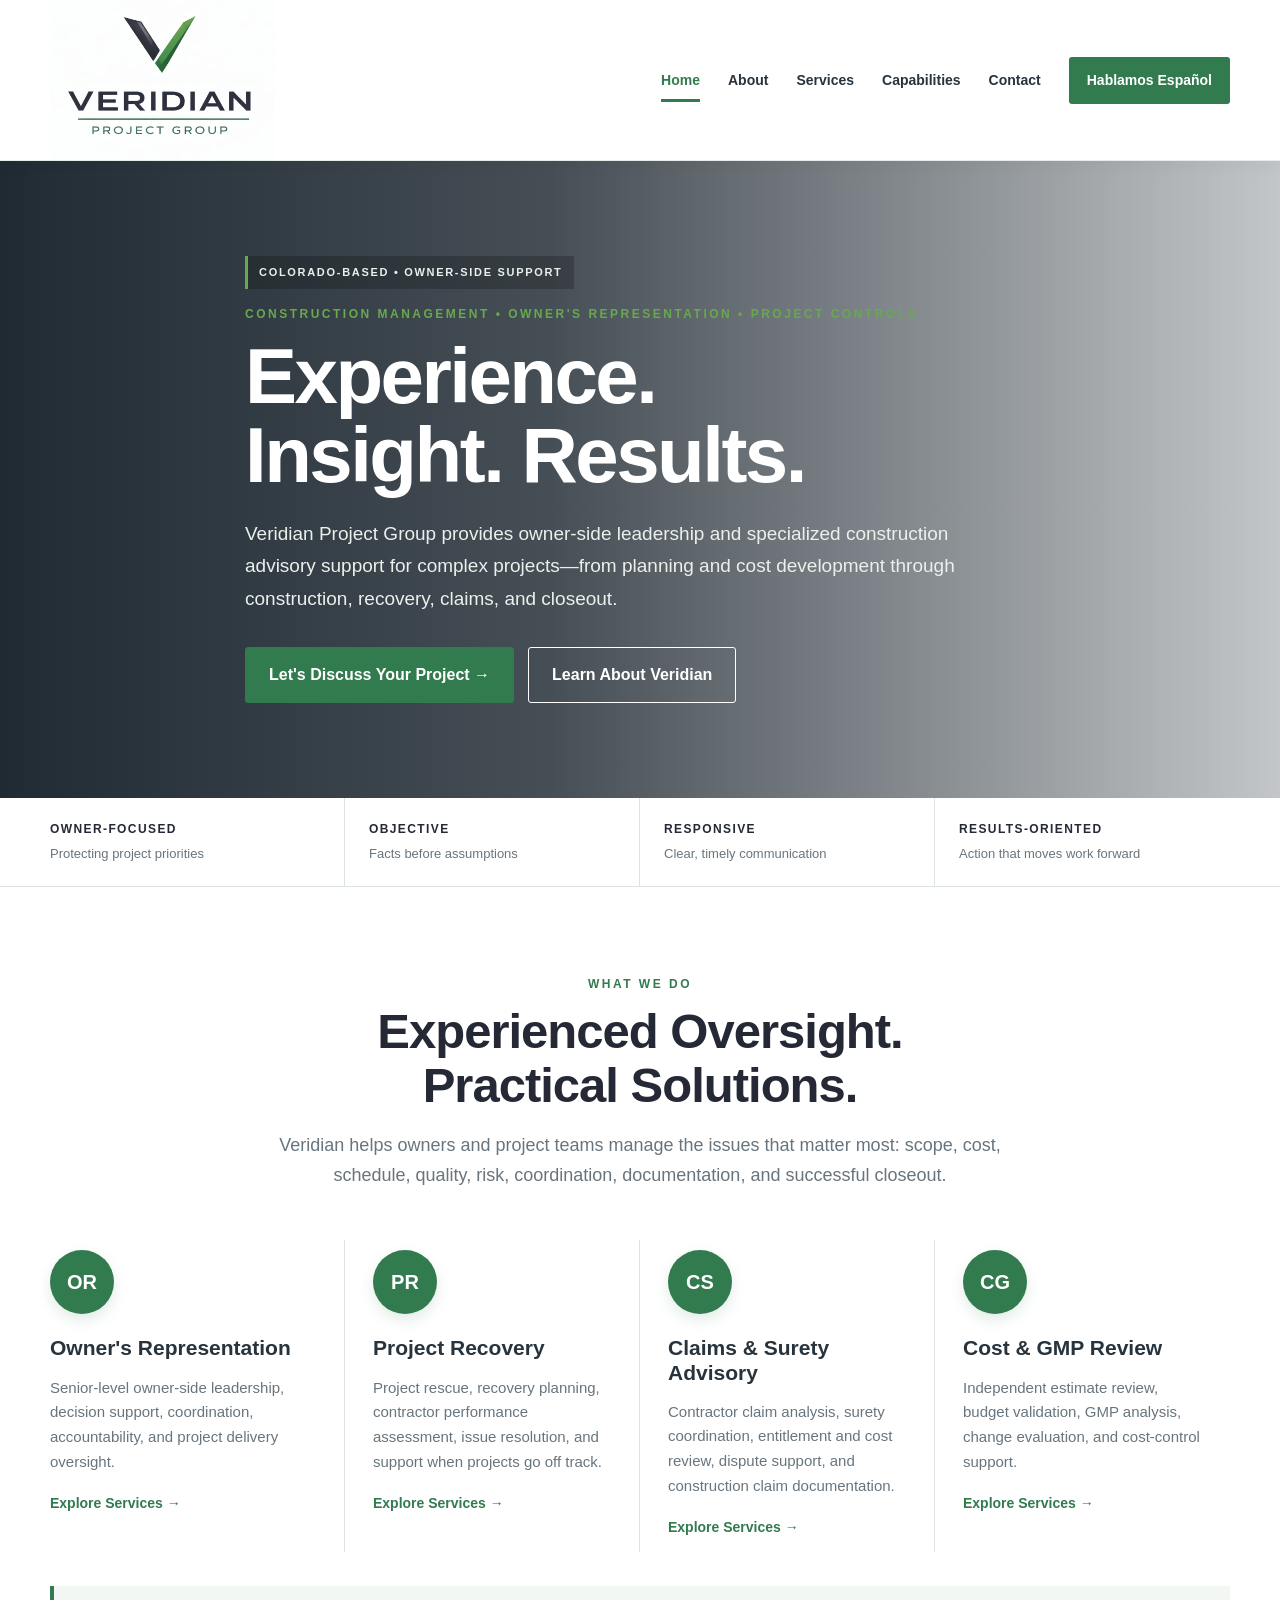
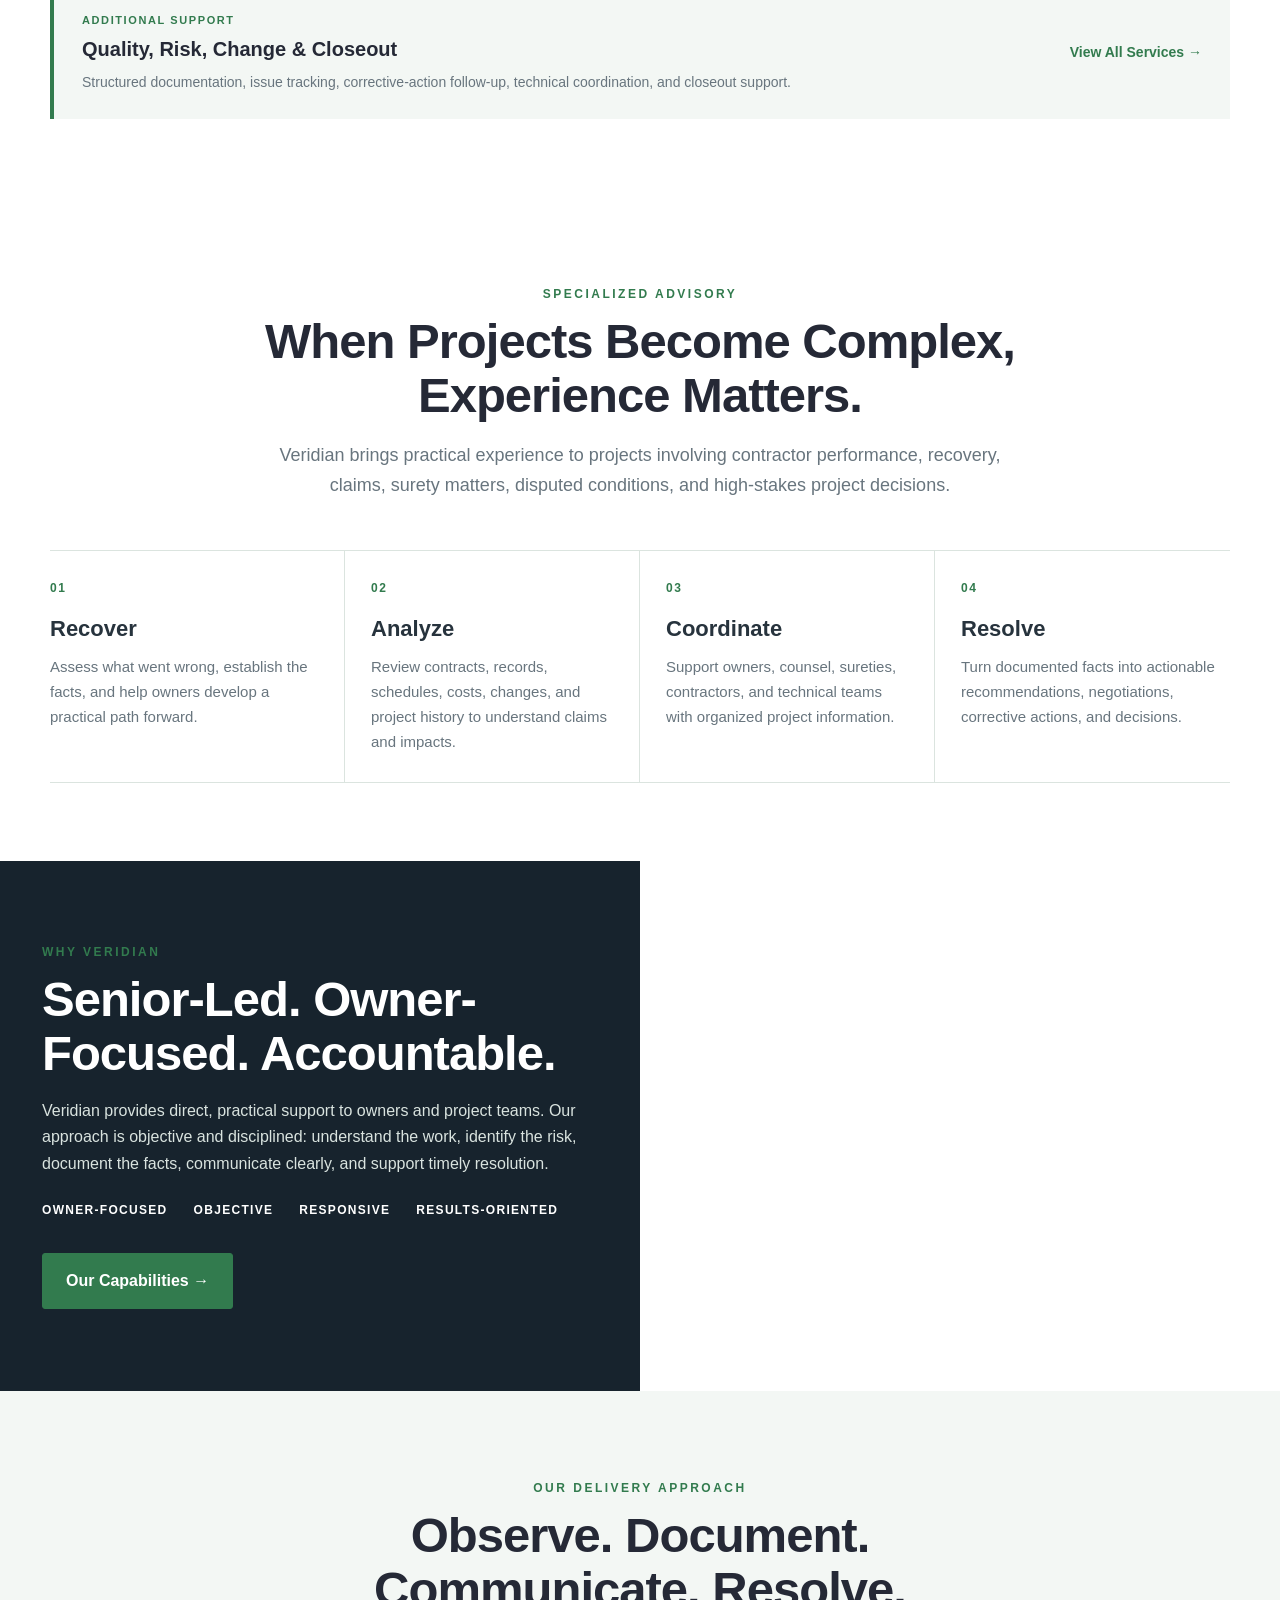
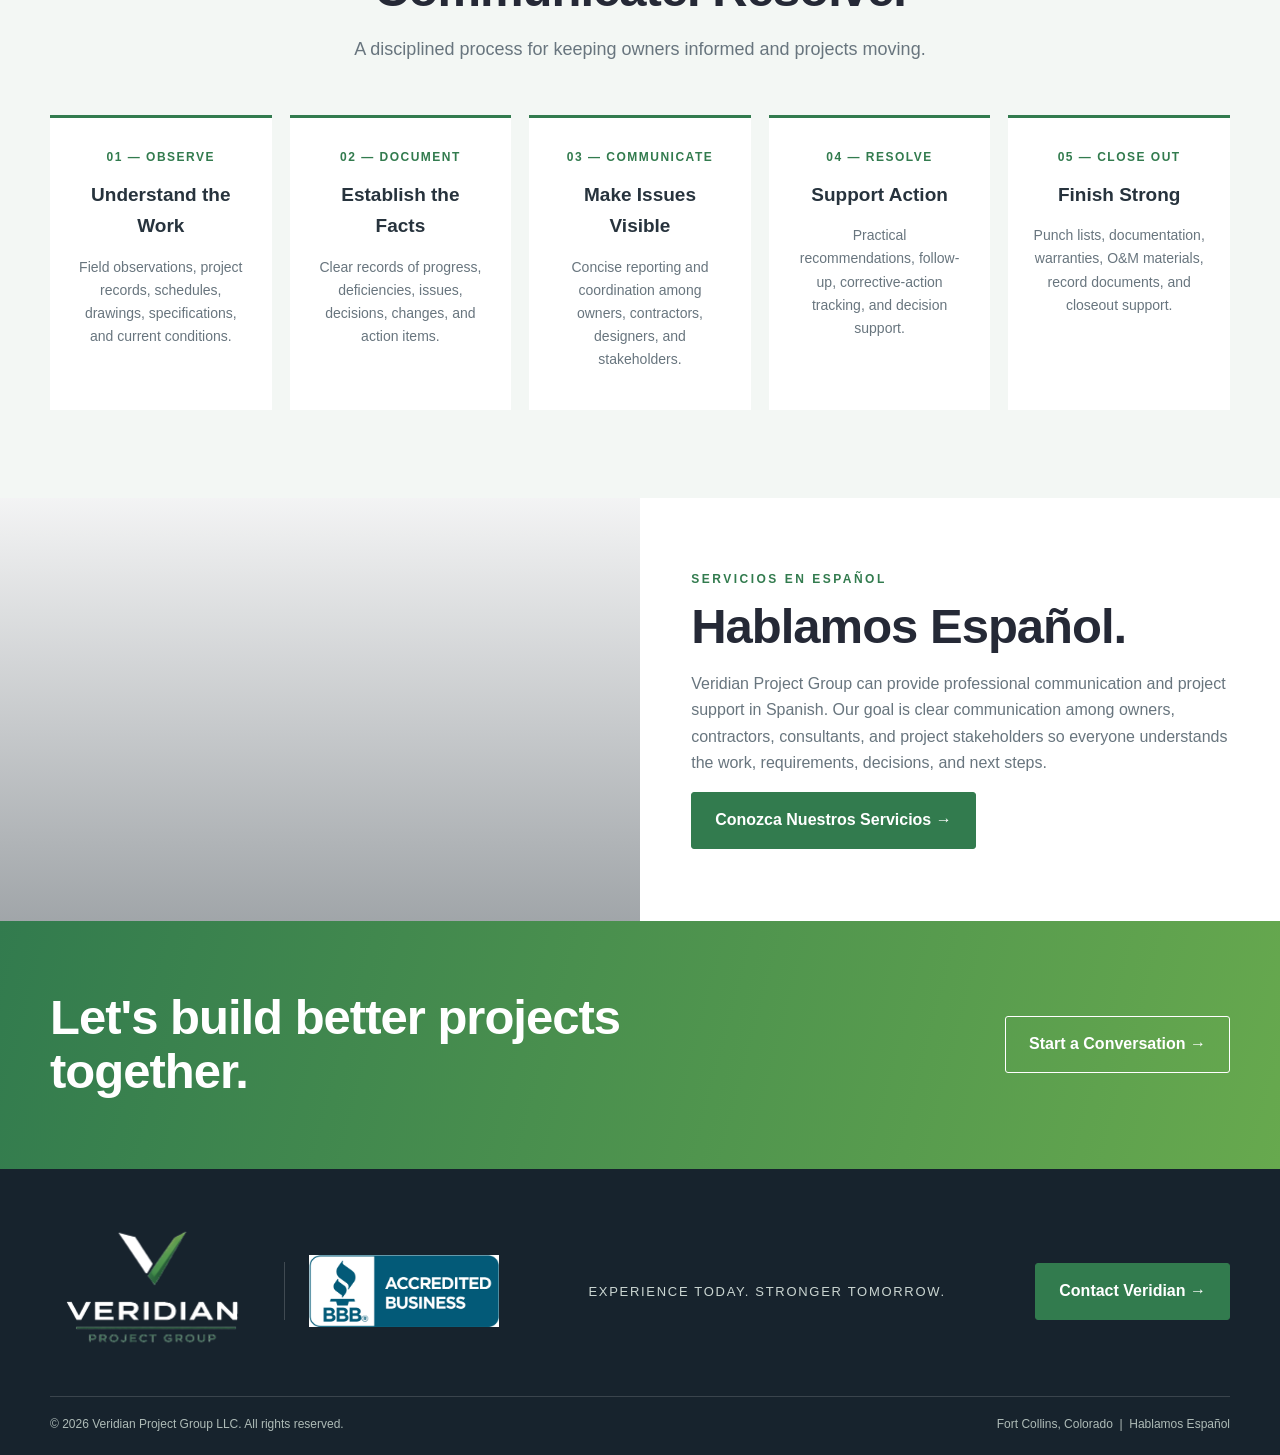
<file: index.html>
<!doctype html><html lang="en"><head><meta charset="utf-8"><meta name="viewport" content="width=device-width,initial-scale=1"><title>Veridian Project Group | Construction Management & Project Controls</title><meta name="description" content="Veridian Project Group provides owner-side construction management, project controls, cost estimating, scheduling, and technical consulting."><link rel="icon" href="assets/veridian-logo.png"><link rel="stylesheet" href="styles.css"></head><body>
<header class="header"><div class="container nav"><a class="brand" href="index.html"><img class="logo" src="assets/veridian-logo.png" alt="Veridian Project Group"></a><nav class="navlinks" aria-label="Primary navigation"><a class="active" href="index.html">Home</a><a href="about.html">About</a><a href="services.html">Services</a><a href="experience.html">Capabilities</a><a href="contact.html">Contact</a><a class="spanish-btn" href="spanish.html">Hablamos Español</a></nav><button class="mobile" type="button" aria-label="Open menu" aria-expanded="false" aria-controls="mobile-menu">☰</button></div><div id="mobile-menu" class="mobile-menu"><div class="container"><a class="active" href="index.html">Home</a><a href="about.html">About</a><a href="services.html">Services</a><a href="experience.html">Capabilities</a><a href="contact.html">Contact</a><a class="spanish-btn" href="spanish.html">Hablamos Español</a></div></div></header>
<main>
<section class="hero"><div class="container hero-copy"><div class="hero-badge">COLORADO-BASED • OWNER-SIDE SUPPORT</div><div class="eyebrow">Construction Management • Owner's Representation • Project Controls</div><h1>Experience.<br>Insight. Results.</h1><p>Veridian Project Group provides owner-side leadership and specialized construction advisory support for complex projects—from planning and cost development through construction, recovery, claims, and closeout.</p><div class="buttons"><a class="btn green" href="contact.html">Let's Discuss Your Project →</a><a class="btn light" href="about.html">Learn About Veridian</a></div></div></section>
<section class="trust-row"><div class="container"><div class="trust-item"><strong>OWNER-FOCUSED</strong><span>Protecting project priorities</span></div><div class="trust-item"><strong>OBJECTIVE</strong><span>Facts before assumptions</span></div><div class="trust-item"><strong>RESPONSIVE</strong><span>Clear, timely communication</span></div><div class="trust-item"><strong>RESULTS-ORIENTED</strong><span>Action that moves work forward</span></div></div></section>
<section class="section"><div class="container center"><div class="section-head"><div class="kicker">What We Do</div><h2>Experienced Oversight.<br>Practical Solutions.</h2><p class="lead">Veridian helps owners and project teams manage the issues that matter most: scope, cost, schedule, quality, risk, coordination, documentation, and successful closeout.</p></div><div class="services">
<div class="service"><div class="service-icon">OR</div><h3>Owner's Representation</h3><p>Senior-level owner-side leadership, decision support, coordination, accountability, and project delivery oversight.</p><a class="learn" href="services.html">Explore Services →</a></div>
<div class="service"><div class="service-icon">PR</div><h3>Project Recovery</h3><p>Project rescue, recovery planning, contractor performance assessment, issue resolution, and support when projects go off track.</p><a class="learn" href="services.html">Explore Services →</a></div>
<div class="service"><div class="service-icon">CS</div><h3>Claims &amp; Surety Advisory</h3><p>Contractor claim analysis, surety coordination, entitlement and cost review, dispute support, and construction claim documentation.</p><a class="learn" href="services.html">Explore Services →</a></div>
<div class="service"><div class="service-icon">CG</div><h3>Cost &amp; GMP Review</h3><p>Independent estimate review, budget validation, GMP analysis, change evaluation, and cost-control support.</p><a class="learn" href="services.html">Explore Services →</a></div>
</div><div class="service-note"><div><span class="service-note-label">Additional support</span><strong>Quality, Risk, Change &amp; Closeout</strong><p>Structured documentation, issue tracking, corrective-action follow-up, technical coordination, and closeout support.</p></div><a class="learn" href="services.html">View All Services →</a></div></div></div></section>
<section class="section advisory-strip"><div class="container"><div class="section-head center"><div class="kicker">Specialized Advisory</div><h2>When Projects Become Complex, Experience Matters.</h2><p class="lead">Veridian brings practical experience to projects involving contractor performance, recovery, claims, surety matters, disputed conditions, and high-stakes project decisions.</p></div><div class="advisory-grid"><div><span>01</span><h3>Recover</h3><p>Assess what went wrong, establish the facts, and help owners develop a practical path forward.</p></div><div><span>02</span><h3>Analyze</h3><p>Review contracts, records, schedules, costs, changes, and project history to understand claims and impacts.</p></div><div><span>03</span><h3>Coordinate</h3><p>Support owners, counsel, sureties, contractors, and technical teams with organized project information.</p></div><div><span>04</span><h3>Resolve</h3><p>Turn documented facts into actionable recommendations, negotiations, corrective actions, and decisions.</p></div></div></div></section>
<section class="band"><div class="band-copy"><div class="kicker">Why Veridian</div><h2>Senior-Led. Owner-Focused. Accountable.</h2><p>Veridian provides direct, practical support to owners and project teams. Our approach is objective and disciplined: understand the work, identify the risk, document the facts, communicate clearly, and support timely resolution.</p><div class="value-points"><span>Owner-Focused</span><span>Objective</span><span>Responsive</span><span>Results-Oriented</span></div><div class="buttons"><a class="btn green" href="experience.html">Our Capabilities →</a></div></div><div class="band-img"></div></section>
<section class="section mist"><div class="container center"><div class="section-head"><div class="kicker">Our Delivery Approach</div><h2>Observe. Document. Communicate. Resolve.</h2><p class="lead">A disciplined process for keeping owners informed and projects moving.</p></div><div class="process"><div class="step"><b>01 — OBSERVE</b><h3>Understand the Work</h3><p>Field observations, project records, schedules, drawings, specifications, and current conditions.</p></div><div class="step"><b>02 — DOCUMENT</b><h3>Establish the Facts</h3><p>Clear records of progress, deficiencies, issues, decisions, changes, and action items.</p></div><div class="step"><b>03 — COMMUNICATE</b><h3>Make Issues Visible</h3><p>Concise reporting and coordination among owners, contractors, designers, and stakeholders.</p></div><div class="step"><b>04 — RESOLVE</b><h3>Support Action</h3><p>Practical recommendations, follow-up, corrective-action tracking, and decision support.</p></div><div class="step"><b>05 — CLOSE OUT</b><h3>Finish Strong</h3><p>Punch lists, documentation, warranties, O&amp;M materials, record documents, and closeout support.</p></div></div></div></section>
<section class="spanish"><div class="spanish-img"></div><div class="spanish-copy"><div class="kicker">Servicios en Español</div><h2>Hablamos Español.</h2><p>Veridian Project Group can provide professional communication and project support in Spanish. Our goal is clear communication among owners, contractors, consultants, and project stakeholders so everyone understands the work, requirements, decisions, and next steps.</p><a class="btn green" href="spanish.html">Conozca Nuestros Servicios →</a></div></section>
<section class="cta"><div class="container cta-inner"><h2>Let's build better projects together.</h2><a class="btn light" href="contact.html">Start a Conversation →</a></div></section>
</main><footer class="footer"><div class="container"><div class="footer-top"><div class="footer-brands"><img class="footer-logo" src="assets/veridian-logo-footer.png" alt="Veridian Project Group"><span class="footer-divider" aria-hidden="true"></span><a class="bbb-link" href="https://www.bbb.org/us/co/fort-collins/profile/construction-management/veridian-project-group-llc-0805-46154635" target="_blank" rel="noopener noreferrer" aria-label="Veridian Project Group LLC BBB Business Profile"><img class="bbb-logo" src="assets/bbb-accredited-business.png" alt="BBB Accredited Business"></a></div><div class="tagline">Experience today. Stronger tomorrow.</div><a class="btn green" href="contact.html">Contact Veridian →</a></div><div class="footer-bottom"><span>© 2026 Veridian Project Group LLC. All rights reserved.</span><span>Fort Collins, Colorado &nbsp;|&nbsp; Hablamos Español</span></div></div></footer>
<script src="script.js"></script></body></html>
</file>
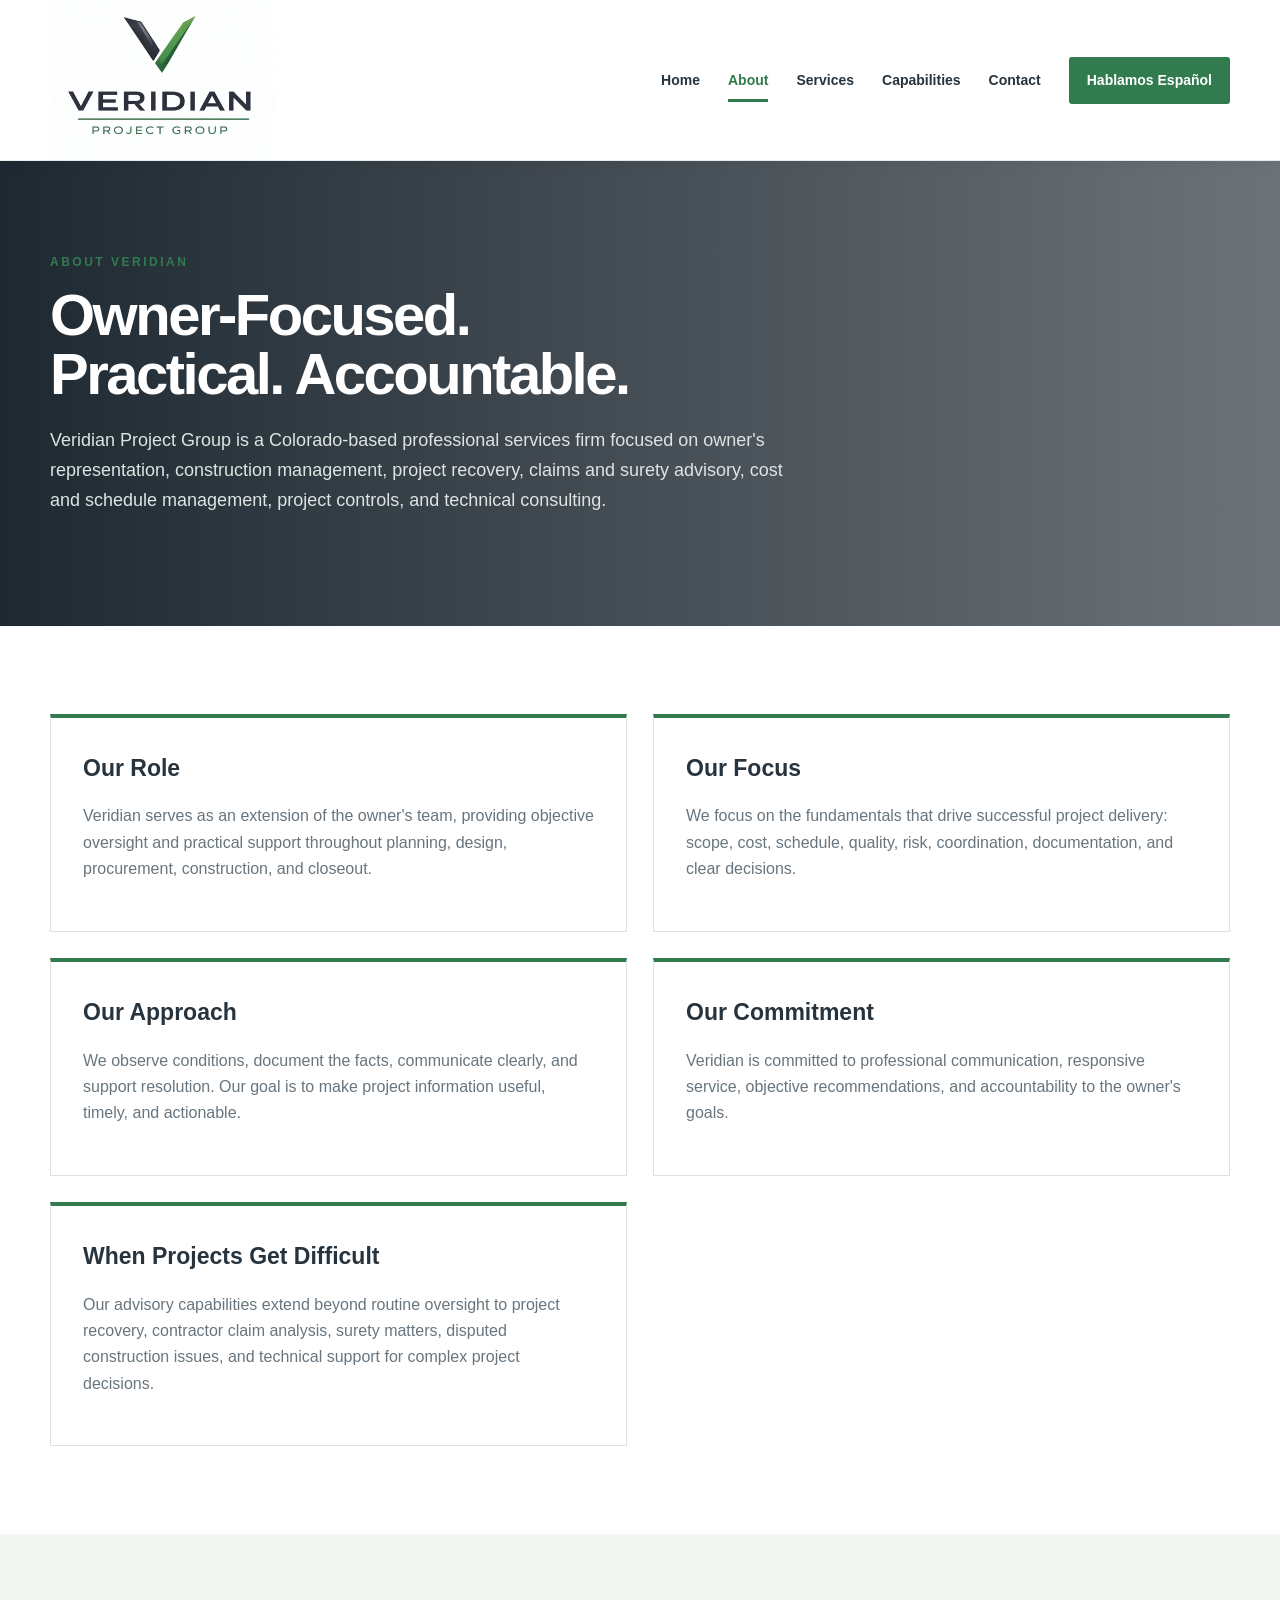
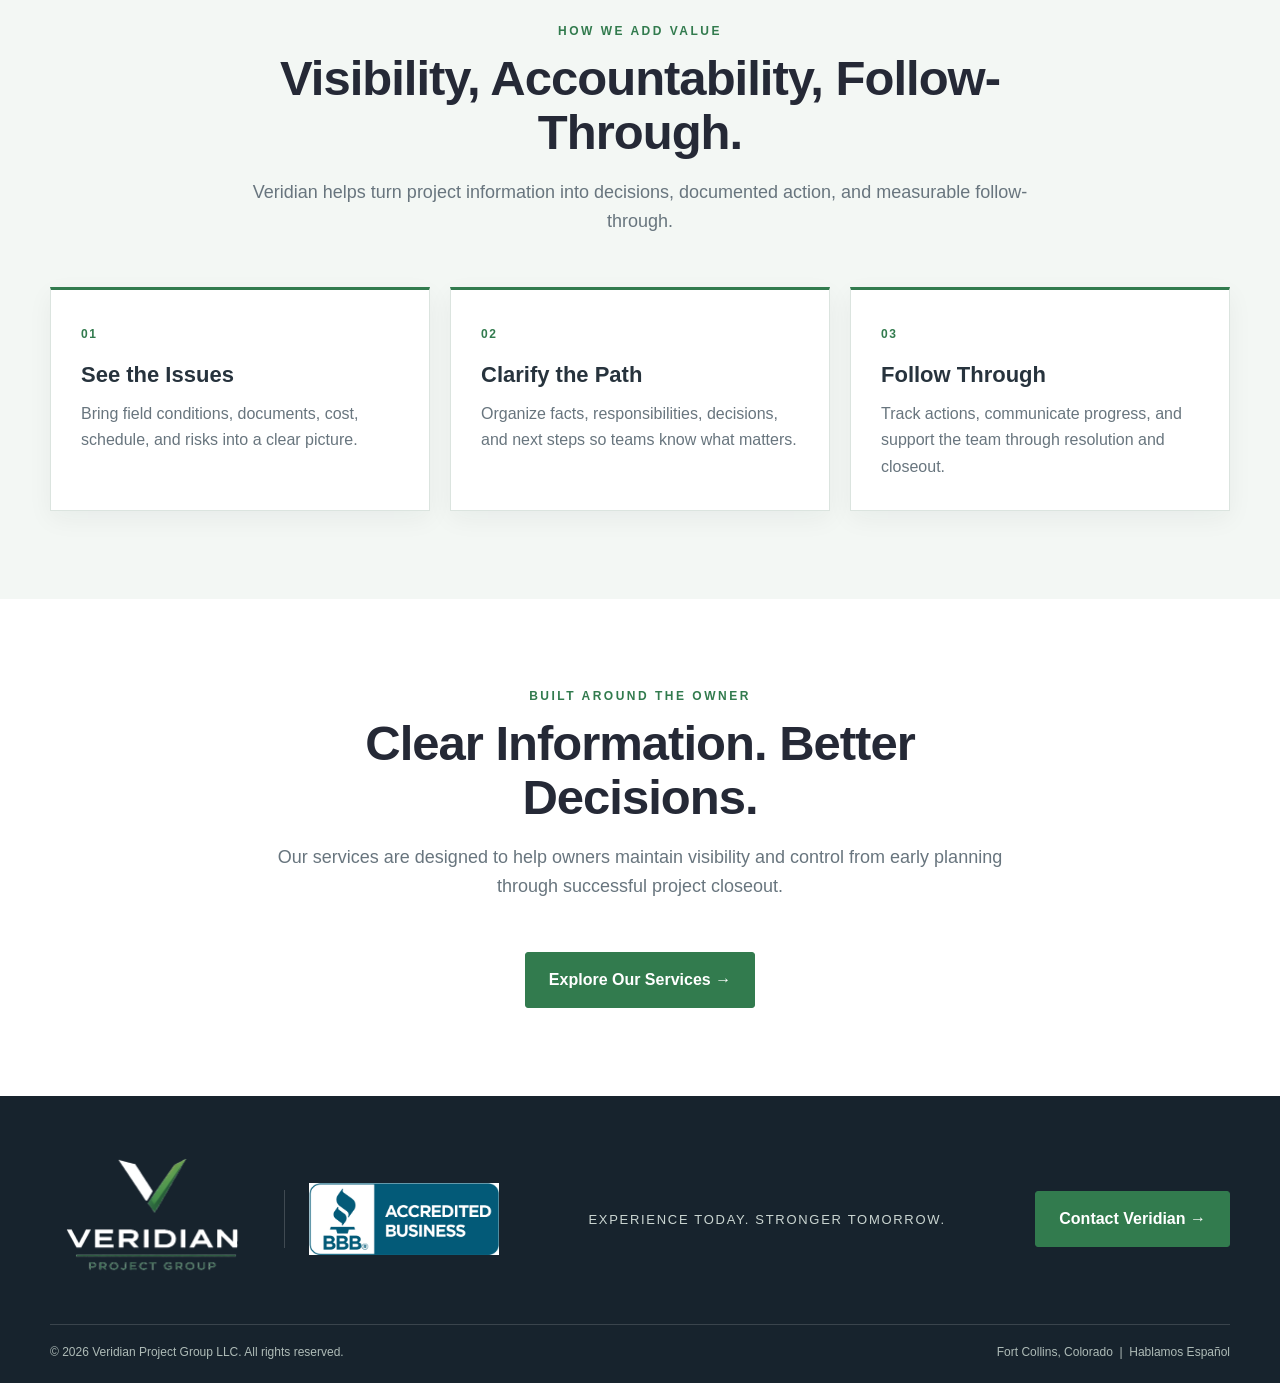
<file: about.html>
<!doctype html><html lang="en"><head><meta charset="utf-8"><meta name="viewport" content="width=device-width,initial-scale=1"><title>About | Veridian Project Group</title><meta name="description" content="About Veridian Project Group, a Colorado-based construction management and project controls firm."><link rel="icon" href="assets/veridian-logo.png"><link rel="stylesheet" href="styles.css"></head><body>
<header class="header"><div class="container nav"><a class="brand" href="index.html"><img class="logo" src="assets/veridian-logo.png" alt="Veridian Project Group"></a><nav class="navlinks" aria-label="Primary navigation"><a href="index.html">Home</a><a class="active" href="about.html">About</a><a href="services.html">Services</a><a href="experience.html">Capabilities</a><a href="contact.html">Contact</a><a class="spanish-btn" href="spanish.html">Hablamos Español</a></nav><button class="mobile" type="button" aria-label="Open menu" aria-expanded="false" aria-controls="mobile-menu">☰</button></div><div id="mobile-menu" class="mobile-menu"><div class="container"><a href="index.html">Home</a><a class="active" href="about.html">About</a><a href="services.html">Services</a><a href="experience.html">Capabilities</a><a href="contact.html">Contact</a><a class="spanish-btn" href="spanish.html">Hablamos Español</a></div></div></header>
<main><section class="page-hero"><div class="container"><div class="kicker">About Veridian</div><h1>Owner-Focused.<br>Practical. Accountable.</h1><p>Veridian Project Group is a Colorado-based professional services firm focused on owner's representation, construction management, project recovery, claims and surety advisory, cost and schedule management, project controls, and technical consulting.</p></div></section>
<section class="section"><div class="container"><div class="content-grid"><div class="content-card"><h3>Our Role</h3><p>Veridian serves as an extension of the owner's team, providing objective oversight and practical support throughout planning, design, procurement, construction, and closeout.</p></div><div class="content-card"><h3>Our Focus</h3><p>We focus on the fundamentals that drive successful project delivery: scope, cost, schedule, quality, risk, coordination, documentation, and clear decisions.</p></div><div class="content-card"><h3>Our Approach</h3><p>We observe conditions, document the facts, communicate clearly, and support resolution. Our goal is to make project information useful, timely, and actionable.</p></div><div class="content-card"><h3>Our Commitment</h3><p>Veridian is committed to professional communication, responsive service, objective recommendations, and accountability to the owner's goals.</p></div><div class="content-card"><h3>When Projects Get Difficult</h3><p>Our advisory capabilities extend beyond routine oversight to project recovery, contractor claim analysis, surety matters, disputed construction issues, and technical support for complex project decisions.</p></div></div></div></section>
<section class="section mist"><div class="container"><div class="section-head center"><div class="kicker">How We Add Value</div><h2>Visibility, Accountability, Follow-Through.</h2><p class="lead">Veridian helps turn project information into decisions, documented action, and measurable follow-through.</p></div><div class="value-grid"><div class="value-card"><span>01</span><h3>See the Issues</h3><p>Bring field conditions, documents, cost, schedule, and risks into a clear picture.</p></div><div class="value-card"><span>02</span><h3>Clarify the Path</h3><p>Organize facts, responsibilities, decisions, and next steps so teams know what matters.</p></div><div class="value-card"><span>03</span><h3>Follow Through</h3><p>Track actions, communicate progress, and support the team through resolution and closeout.</p></div></div></div></section>
<section class="section"><div class="container center"><div class="section-head"><div class="kicker">Built Around the Owner</div><h2>Clear Information. Better Decisions.</h2><p class="lead">Our services are designed to help owners maintain visibility and control from early planning through successful project closeout.</p></div><a class="btn green" href="services.html">Explore Our Services →</a></div></section></main>
<footer class="footer"><div class="container"><div class="footer-top"><div class="footer-brands"><img class="footer-logo" src="assets/veridian-logo-footer.png" alt="Veridian Project Group"><span class="footer-divider" aria-hidden="true"></span><a class="bbb-link" href="https://www.bbb.org/us/co/fort-collins/profile/construction-management/veridian-project-group-llc-0805-46154635" target="_blank" rel="noopener noreferrer" aria-label="Veridian Project Group LLC BBB Business Profile"><img class="bbb-logo" src="assets/bbb-accredited-business.png" alt="BBB Accredited Business"></a></div><div class="tagline">Experience today. Stronger tomorrow.</div><a class="btn green" href="contact.html">Contact Veridian →</a></div><div class="footer-bottom"><span>© 2026 Veridian Project Group LLC. All rights reserved.</span><span>Fort Collins, Colorado &nbsp;|&nbsp; Hablamos Español</span></div></div></footer><script src="script.js"></script></body></html>
</file>
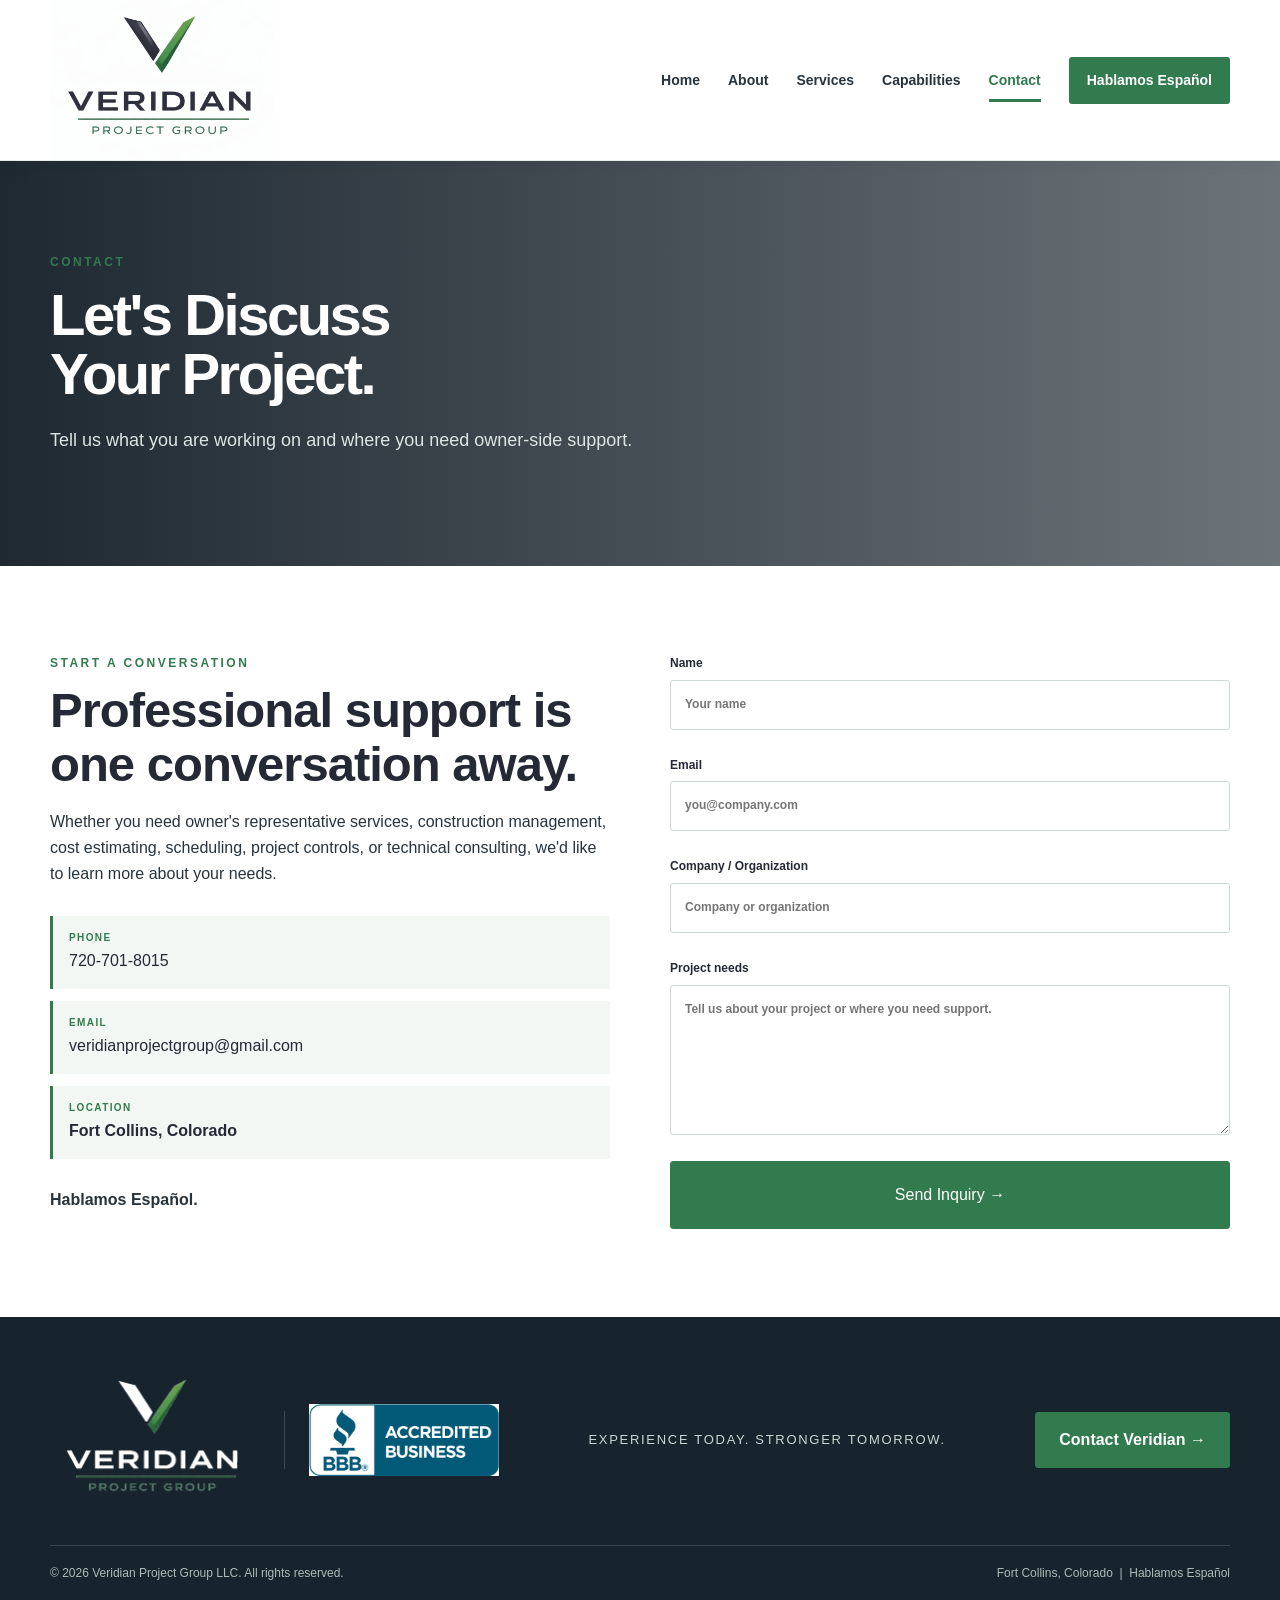
<file: contact.html>
<!doctype html><html lang="en"><head><meta charset="utf-8"><meta name="viewport" content="width=device-width,initial-scale=1"><title>Contact | Veridian Project Group</title><meta name="description" content="Contact Veridian Project Group for construction management, owner's representation, cost estimating, scheduling, project controls, and technical consulting."><link rel="icon" href="assets/veridian-logo.png"><link rel="stylesheet" href="styles.css"></head><body>
<header class="header"><div class="container nav"><a class="brand" href="index.html"><img class="logo" src="assets/veridian-logo.png" alt="Veridian Project Group"></a><nav class="navlinks" aria-label="Primary navigation"><a href="index.html">Home</a><a href="about.html">About</a><a href="services.html">Services</a><a href="experience.html">Capabilities</a><a class="active" href="contact.html">Contact</a><a class="spanish-btn" href="spanish.html">Hablamos Español</a></nav><button class="mobile" type="button" aria-label="Open menu" aria-expanded="false" aria-controls="mobile-menu">☰</button></div><div id="mobile-menu" class="mobile-menu"><div class="container"><a href="index.html">Home</a><a href="about.html">About</a><a href="services.html">Services</a><a href="experience.html">Capabilities</a><a class="active" href="contact.html">Contact</a><a class="spanish-btn" href="spanish.html">Hablamos Español</a></div></div></header>
<main><section class="page-hero"><div class="container"><div class="kicker">Contact</div><h1>Let's Discuss<br>Your Project.</h1><p>Tell us what you are working on and where you need owner-side support.</p></div></section><section class="section"><div class="container contact-grid"><div><div class="kicker">Start a Conversation</div><h2>Professional support is one conversation away.</h2><p>Whether you need owner's representative services, construction management, cost estimating, scheduling, project controls, or technical consulting, we'd like to learn more about your needs.</p><div class="contact-details"><div><span>Phone</span><a href="tel:+17207018015">720-701-8015</a></div><div><span>Email</span><a href="mailto:veridianprojectgroup@gmail.com">veridianprojectgroup@gmail.com</a></div><div><span>Location</span><strong>Fort Collins, Colorado</strong></div></div><p><strong>Hablamos Español.</strong></p></div><form class="contact-form" action="mailto:veridianprojectgroup@gmail.com" method="post" enctype="text/plain"><label>Name<input name="Name" placeholder="Your name" required></label><label>Email<input name="Email" type="email" placeholder="you@company.com" required></label><label>Company / Organization<input name="Company" placeholder="Company or organization"></label><label>Project needs<textarea name="Message" placeholder="Tell us about your project or where you need support." required></textarea></label></textarea><button class="btn green" type="submit">Send Inquiry →</button></form></div></section></main>
<footer class="footer"><div class="container"><div class="footer-top"><div class="footer-brands"><img class="footer-logo" src="assets/veridian-logo-footer.png" alt="Veridian Project Group"><span class="footer-divider" aria-hidden="true"></span><a class="bbb-link" href="https://www.bbb.org/us/co/fort-collins/profile/construction-management/veridian-project-group-llc-0805-46154635" target="_blank" rel="noopener noreferrer" aria-label="Veridian Project Group LLC BBB Business Profile"><img class="bbb-logo" src="assets/bbb-accredited-business.png" alt="BBB Accredited Business"></a></div><div class="tagline">Experience today. Stronger tomorrow.</div><a class="btn green" href="contact.html">Contact Veridian →</a></div><div class="footer-bottom"><span>© 2026 Veridian Project Group LLC. All rights reserved.</span><span>Fort Collins, Colorado &nbsp;|&nbsp; Hablamos Español</span></div></div></footer><script src="script.js"></script></body></html>
</file>
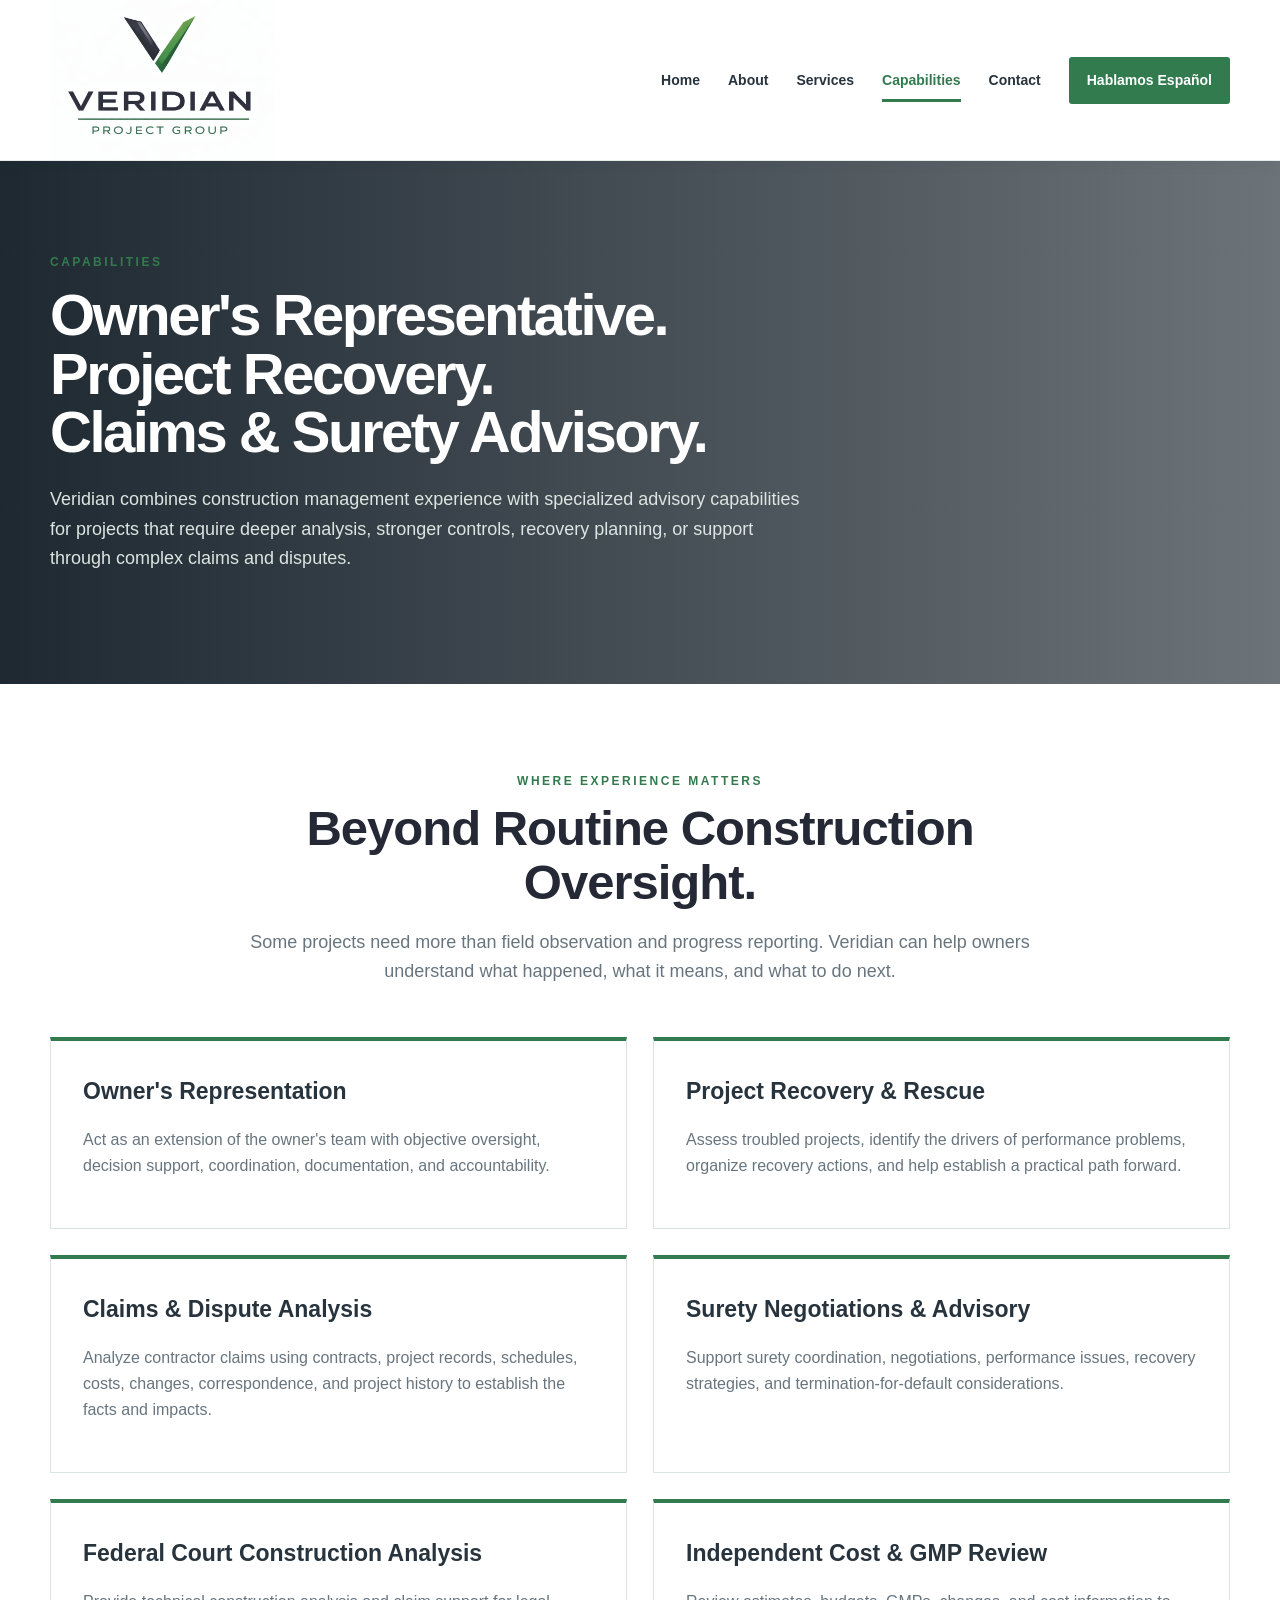
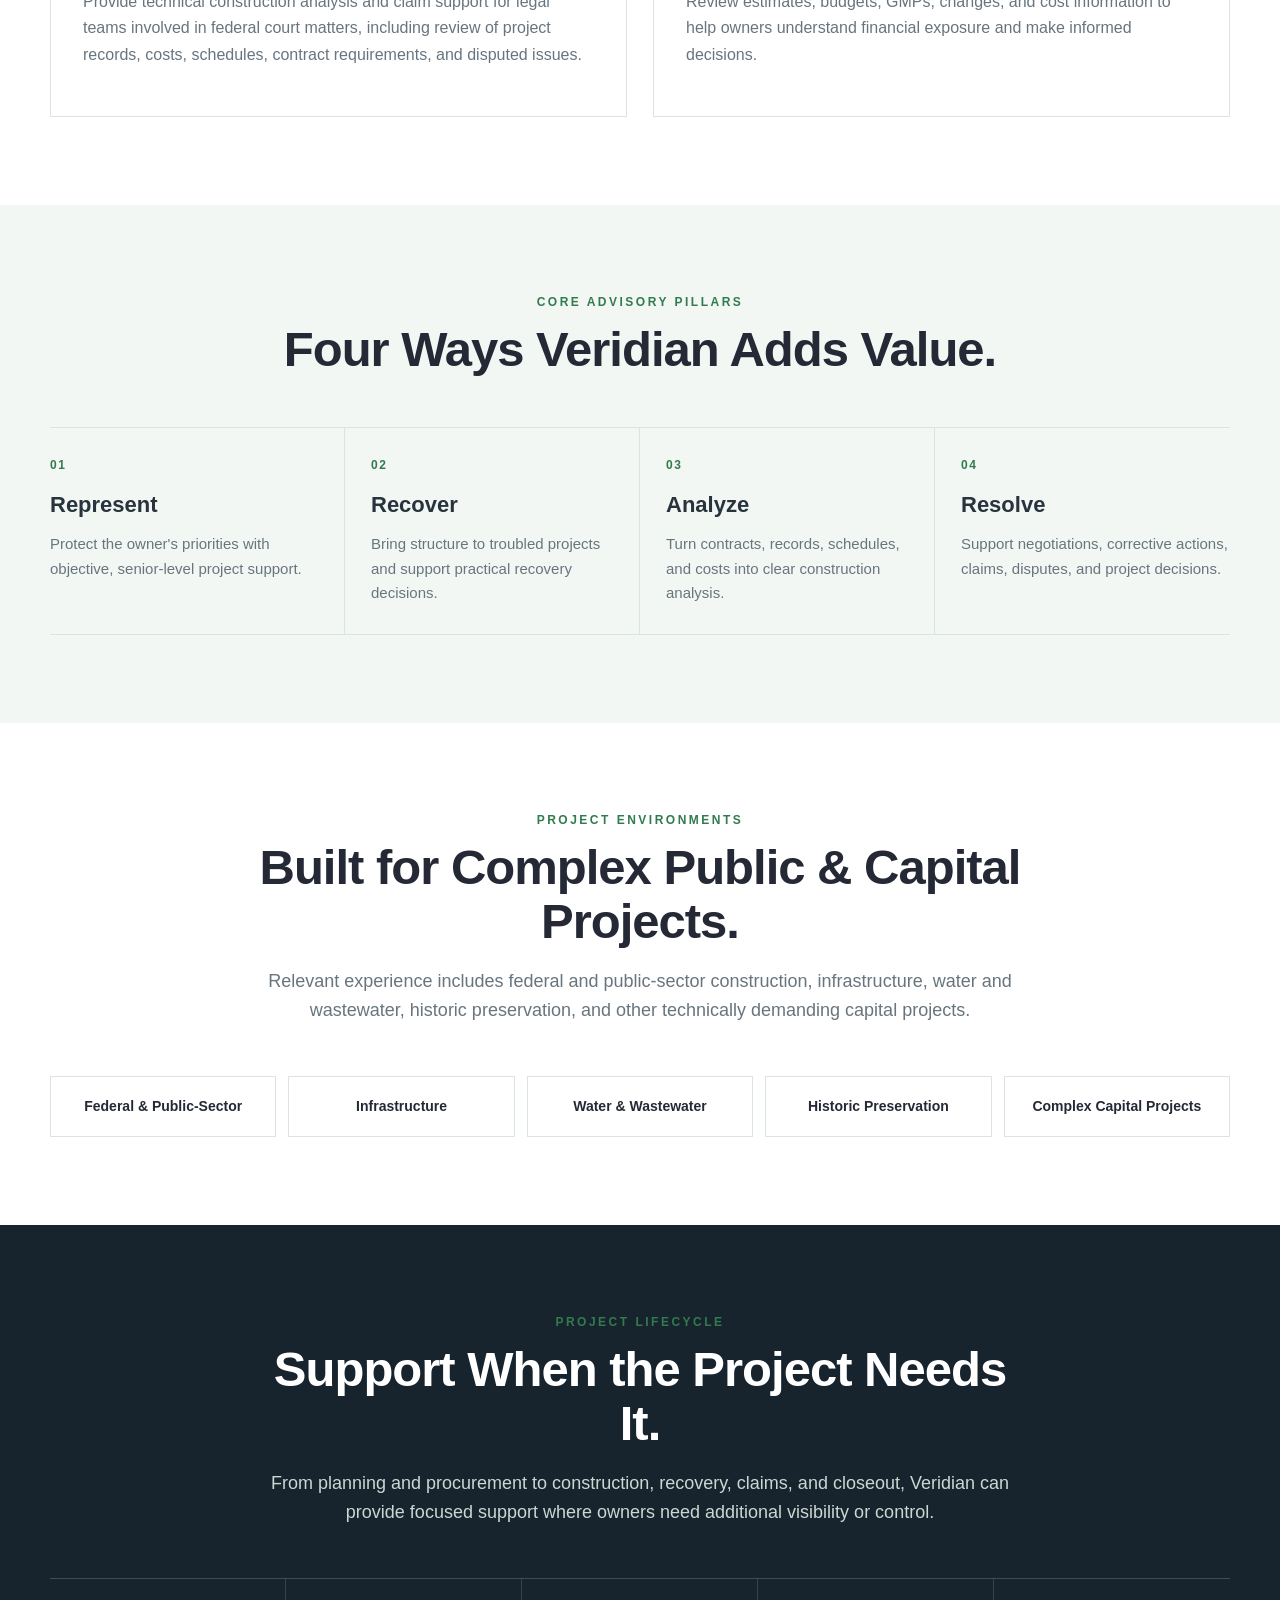
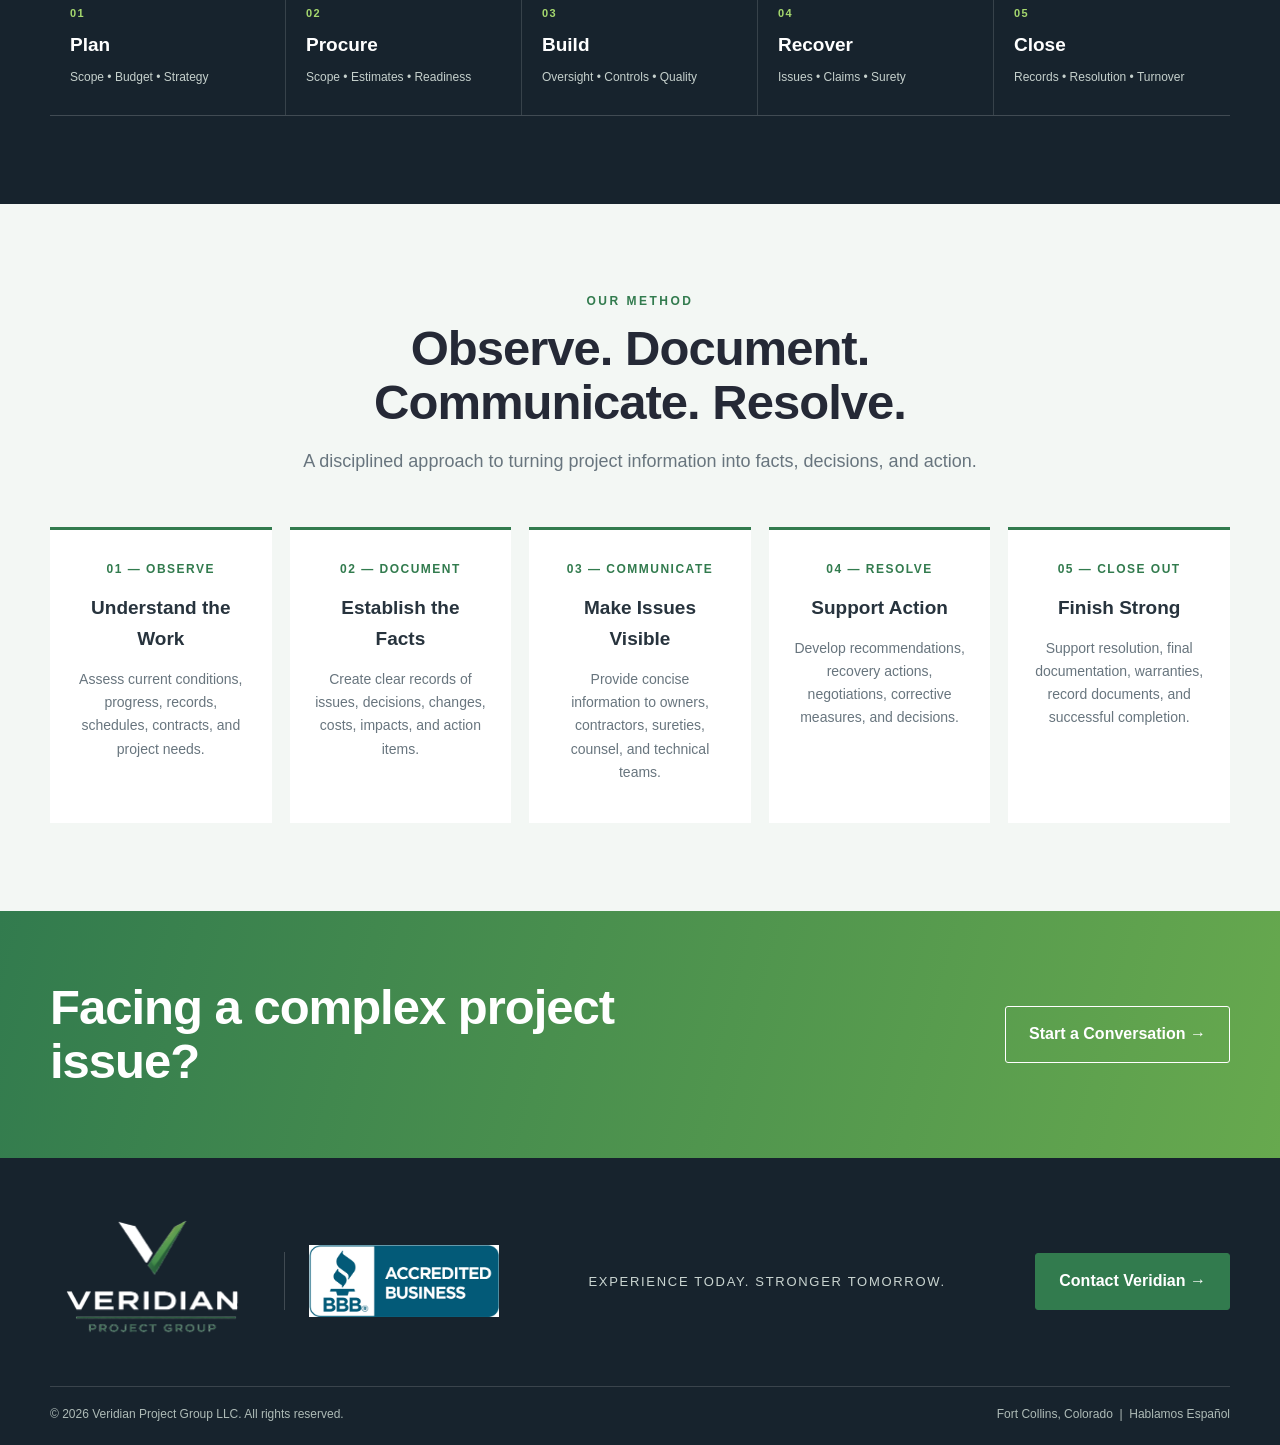
<file: experience.html>
<!doctype html><html lang="en"><head><meta charset="utf-8"><meta name="viewport" content="width=device-width,initial-scale=1"><title>Capabilities | Veridian Project Group</title><meta name="description" content="Veridian Project Group capabilities in owner's representation, project recovery, claims and surety advisory, federal construction analysis, cost and GMP review, and project controls."><link rel="icon" href="assets/veridian-logo.png"><link rel="stylesheet" href="styles.css"></head><body><header class="header"><div class="container nav"><a class="brand" href="index.html"><img class="logo" src="assets/veridian-logo.png" alt="Veridian Project Group"></a><nav class="navlinks" aria-label="Primary navigation"><a href="index.html">Home</a><a href="about.html">About</a><a href="services.html">Services</a><a class="active" href="experience.html">Capabilities</a><a href="contact.html">Contact</a><a class="spanish-btn" href="spanish.html">Hablamos Español</a></nav><button class="mobile" type="button" aria-label="Open menu" aria-expanded="false" aria-controls="mobile-menu">☰</button></div><div id="mobile-menu" class="mobile-menu"><div class="container"><a href="index.html">Home</a><a href="about.html">About</a><a href="services.html">Services</a><a class="active" href="experience.html">Capabilities</a><a href="contact.html">Contact</a><a class="spanish-btn" href="spanish.html">Hablamos Español</a></div></div></header><main><section class="page-hero"><div class="container"><div class="kicker">Capabilities</div><h1>Owner's Representative.<br>Project Recovery.<br>Claims &amp; Surety Advisory.</h1><p>Veridian combines construction management experience with specialized advisory capabilities for projects that require deeper analysis, stronger controls, recovery planning, or support through complex claims and disputes.</p></div></section>
<section class="section"><div class="container"><div class="section-head center"><div class="kicker">Where Experience Matters</div><h2>Beyond Routine Construction Oversight.</h2><p class="lead">Some projects need more than field observation and progress reporting. Veridian can help owners understand what happened, what it means, and what to do next.</p></div><div class="content-grid"><div class="content-card"><h3>Owner's Representation</h3><p>Act as an extension of the owner's team with objective oversight, decision support, coordination, documentation, and accountability.</p></div><div class="content-card"><h3>Project Recovery &amp; Rescue</h3><p>Assess troubled projects, identify the drivers of performance problems, organize recovery actions, and help establish a practical path forward.</p></div><div class="content-card"><h3>Claims &amp; Dispute Analysis</h3><p>Analyze contractor claims using contracts, project records, schedules, costs, changes, correspondence, and project history to establish the facts and impacts.</p></div><div class="content-card"><h3>Surety Negotiations &amp; Advisory</h3><p>Support surety coordination, negotiations, performance issues, recovery strategies, and termination-for-default considerations.</p></div><div class="content-card"><h3>Federal Court Construction Analysis</h3><p>Provide technical construction analysis and claim support for legal teams involved in federal court matters, including review of project records, costs, schedules, contract requirements, and disputed issues.</p></div><div class="content-card"><h3>Independent Cost &amp; GMP Review</h3><p>Review estimates, budgets, GMPs, changes, and cost information to help owners understand financial exposure and make informed decisions.</p></div></div></div></section>
<section class="section mist"><div class="container"><div class="section-head center"><div class="kicker">Core Advisory Pillars</div><h2>Four Ways Veridian Adds Value.</h2></div><div class="advisory-grid"><div><span>01</span><h3>Represent</h3><p>Protect the owner's priorities with objective, senior-level project support.</p></div><div><span>02</span><h3>Recover</h3><p>Bring structure to troubled projects and support practical recovery decisions.</p></div><div><span>03</span><h3>Analyze</h3><p>Turn contracts, records, schedules, and costs into clear construction analysis.</p></div><div><span>04</span><h3>Resolve</h3><p>Support negotiations, corrective actions, claims, disputes, and project decisions.</p></div></div></div></section>
<section class="section"><div class="container"><div class="section-head center"><div class="kicker">Project Environments</div><h2>Built for Complex Public &amp; Capital Projects.</h2><p class="lead">Relevant experience includes federal and public-sector construction, infrastructure, water and wastewater, historic preservation, and other technically demanding capital projects.</p></div><div class="sector-grid"><div>Federal &amp; Public-Sector</div><div>Infrastructure</div><div>Water &amp; Wastewater</div><div>Historic Preservation</div><div>Complex Capital Projects</div></div></div></section>
<section class="section lifecycle"><div class="container"><div class="section-head center"><div class="kicker">Project Lifecycle</div><h2>Support When the Project Needs It.</h2><p class="lead">From planning and procurement to construction, recovery, claims, and closeout, Veridian can provide focused support where owners need additional visibility or control.</p></div><div class="lifecycle-grid"><div><b>01</b><strong>Plan</strong><span>Scope • Budget • Strategy</span></div><div><b>02</b><strong>Procure</strong><span>Scope • Estimates • Readiness</span></div><div><b>03</b><strong>Build</strong><span>Oversight • Controls • Quality</span></div><div><b>04</b><strong>Recover</strong><span>Issues • Claims • Surety</span></div><div><b>05</b><strong>Close</strong><span>Records • Resolution • Turnover</span></div></div></div></section>
<section class="section mist"><div class="container center"><div class="section-head"><div class="kicker">Our Method</div><h2>Observe. Document. Communicate. Resolve.</h2><p class="lead">A disciplined approach to turning project information into facts, decisions, and action.</p></div><div class="process"><div class="step"><b>01 — OBSERVE</b><h3>Understand the Work</h3><p>Assess current conditions, progress, records, schedules, contracts, and project needs.</p></div><div class="step"><b>02 — DOCUMENT</b><h3>Establish the Facts</h3><p>Create clear records of issues, decisions, changes, costs, impacts, and action items.</p></div><div class="step"><b>03 — COMMUNICATE</b><h3>Make Issues Visible</h3><p>Provide concise information to owners, contractors, sureties, counsel, and technical teams.</p></div><div class="step"><b>04 — RESOLVE</b><h3>Support Action</h3><p>Develop recommendations, recovery actions, negotiations, corrective measures, and decisions.</p></div><div class="step"><b>05 — CLOSE OUT</b><h3>Finish Strong</h3><p>Support resolution, final documentation, warranties, record documents, and successful completion.</p></div></div></div></section><section class="cta"><div class="container cta-inner"><h2>Facing a complex project issue?</h2><a class="btn light" href="contact.html">Start a Conversation →</a></div></section></main><footer class="footer"><div class="container"><div class="footer-top"><div class="footer-brands"><img class="footer-logo" src="assets/veridian-logo-footer.png" alt="Veridian Project Group"><span class="footer-divider" aria-hidden="true"></span><a class="bbb-link" href="https://www.bbb.org/us/co/fort-collins/profile/construction-management/veridian-project-group-llc-0805-46154635" target="_blank" rel="noopener noreferrer" aria-label="Veridian Project Group LLC BBB Business Profile"><img class="bbb-logo" src="assets/bbb-accredited-business.png" alt="BBB Accredited Business"></a></div><div class="tagline">Experience today. Stronger tomorrow.</div><a class="btn green" href="contact.html">Contact Veridian →</a></div><div class="footer-bottom"><span>© 2026 Veridian Project Group LLC. All rights reserved.</span><span>Fort Collins, Colorado &nbsp;|&nbsp; Hablamos Español</span></div></div></footer><script src="script.js"></script></body></html>
</file>
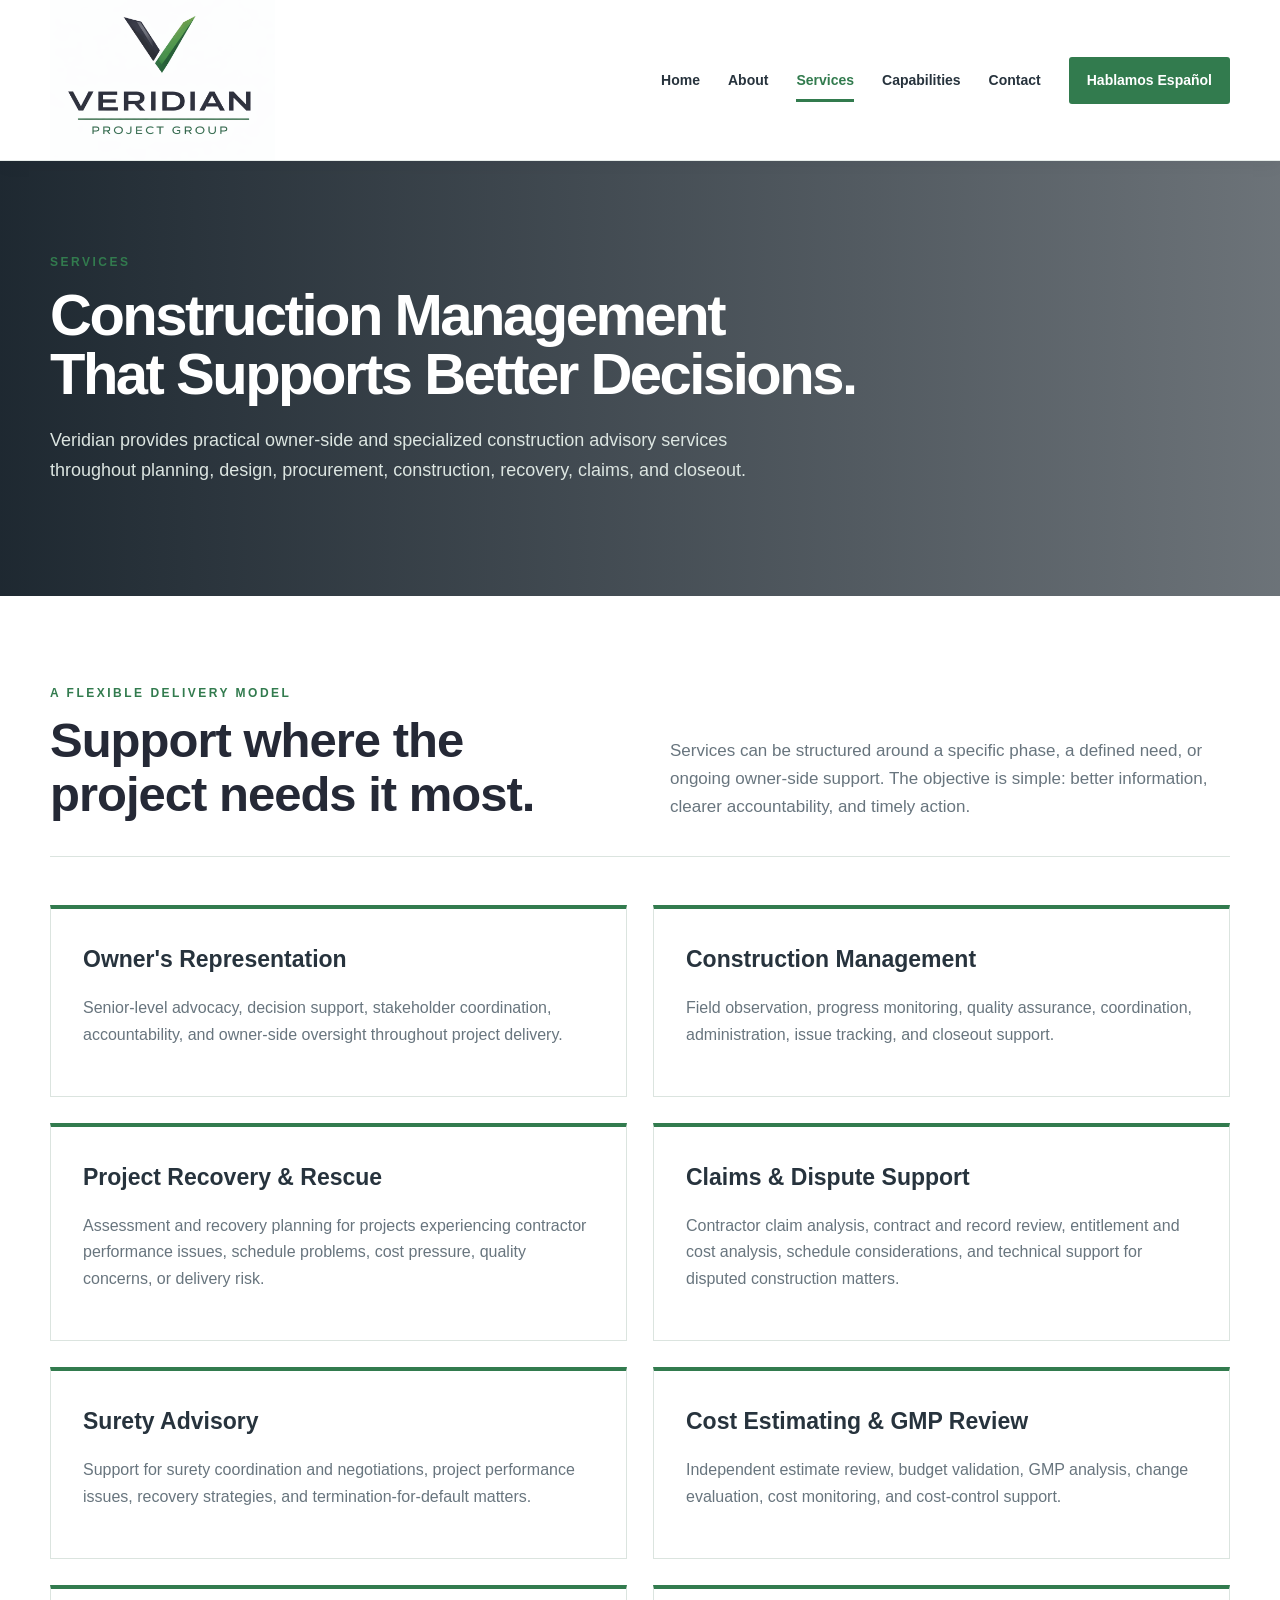
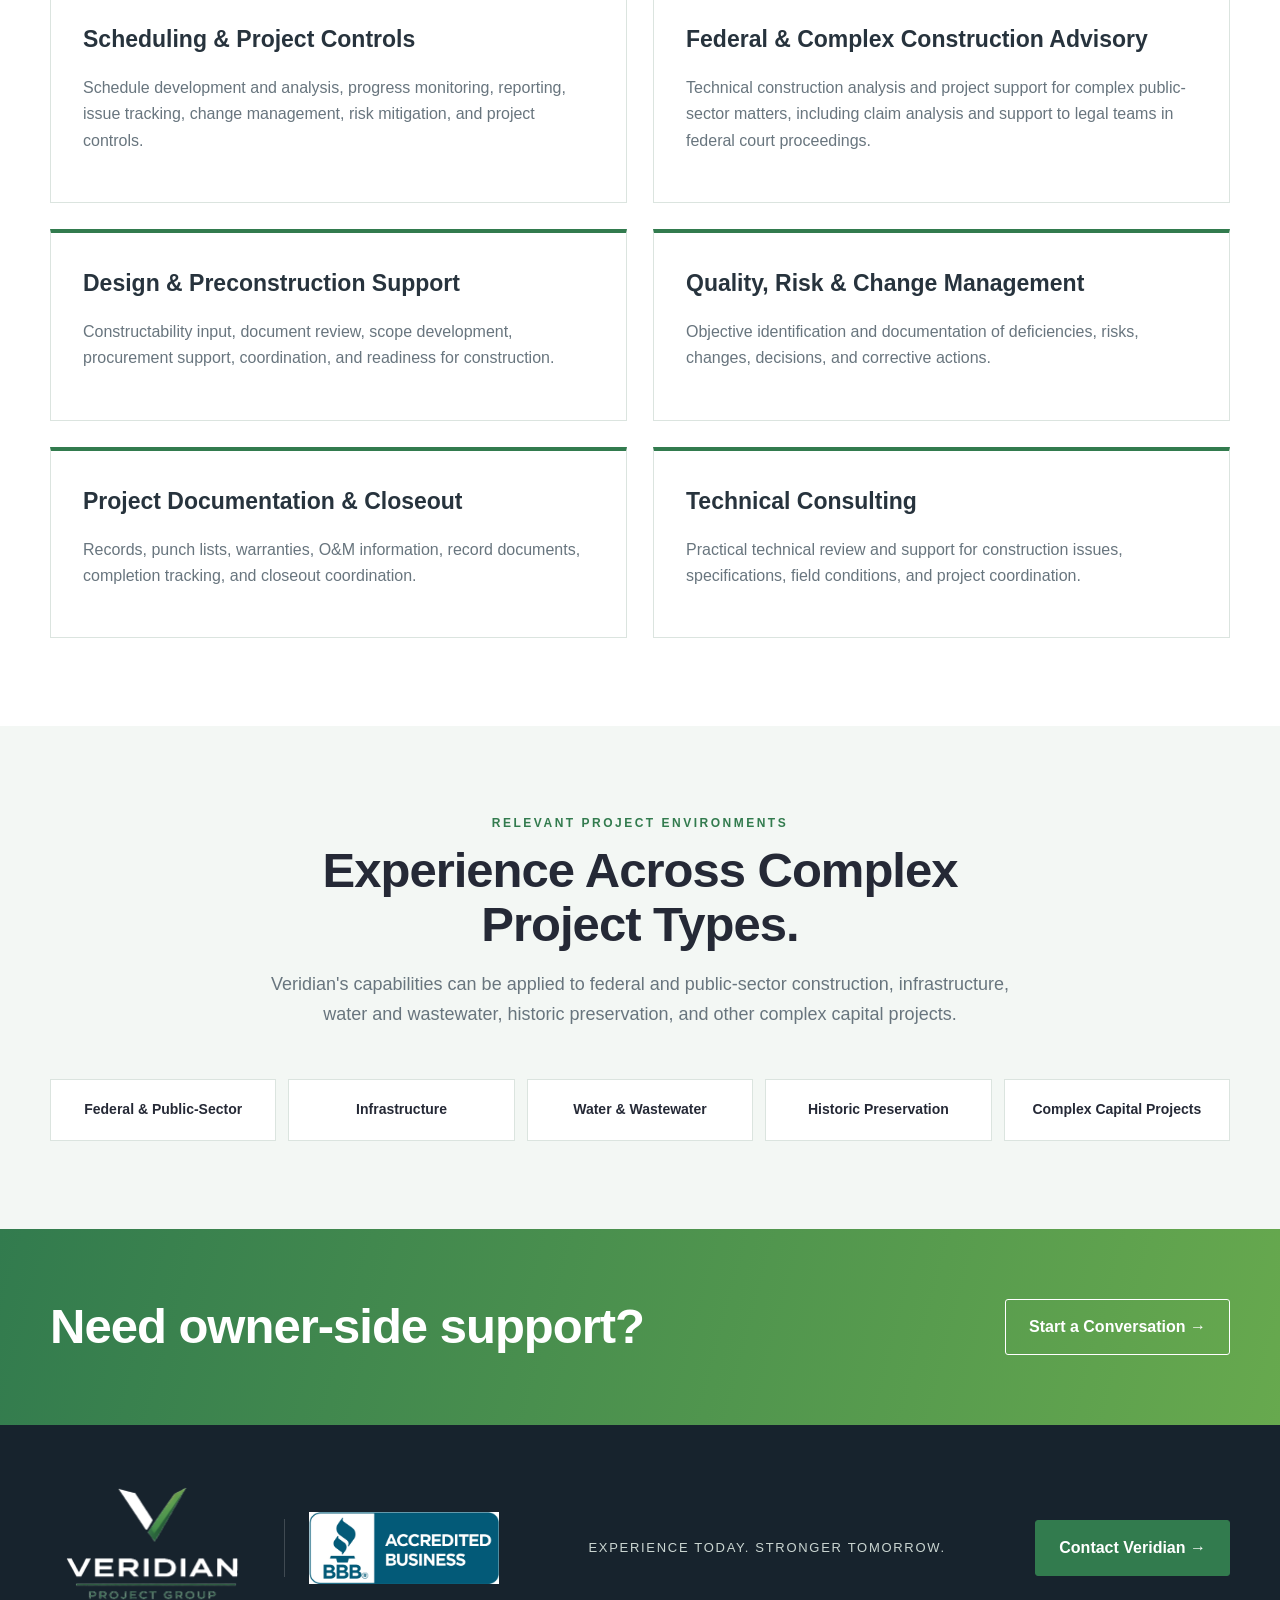
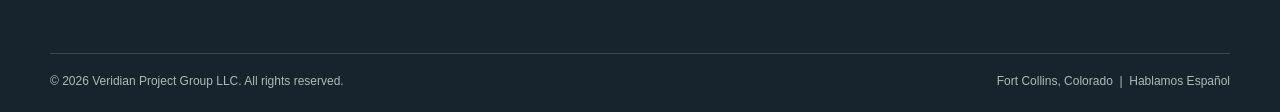
<file: services.html>
<!doctype html><html lang="en"><head><meta charset="utf-8"><meta name="viewport" content="width=device-width,initial-scale=1"><title>Services | Veridian Project Group</title><meta name="description" content="Veridian Project Group services including construction management, owner's representation, cost estimating, schedule and project controls, quality, risk, and technical consulting."><link rel="icon" href="assets/veridian-logo.png"><link rel="stylesheet" href="styles.css"></head><body>
<header class="header"><div class="container nav"><a class="brand" href="index.html"><img class="logo" src="assets/veridian-logo.png" alt="Veridian Project Group"></a><nav class="navlinks" aria-label="Primary navigation"><a href="index.html">Home</a><a href="about.html">About</a><a class="active" href="services.html">Services</a><a href="experience.html">Capabilities</a><a href="contact.html">Contact</a><a class="spanish-btn" href="spanish.html">Hablamos Español</a></nav><button class="mobile" type="button" aria-label="Open menu" aria-expanded="false" aria-controls="mobile-menu">☰</button></div><div id="mobile-menu" class="mobile-menu"><div class="container"><a href="index.html">Home</a><a href="about.html">About</a><a class="active" href="services.html">Services</a><a href="experience.html">Capabilities</a><a href="contact.html">Contact</a><a class="spanish-btn" href="spanish.html">Hablamos Español</a></div></div></header>
<main><section class="page-hero"><div class="container"><div class="kicker">Services</div><h1>Construction Management<br>That Supports Better Decisions.</h1><p>Veridian provides practical owner-side and specialized construction advisory services throughout planning, design, procurement, construction, recovery, claims, and closeout.</p></div></section><section class="section"><div class="container"><div class="service-intro"><div><div class="kicker">A Flexible Delivery Model</div><h2>Support where the project needs it most.</h2></div><p>Services can be structured around a specific phase, a defined need, or ongoing owner-side support. The objective is simple: better information, clearer accountability, and timely action.</p></div><div class="content-grid"><div class="content-card"><h3>Owner's Representation</h3><p>Senior-level advocacy, decision support, stakeholder coordination, accountability, and owner-side oversight throughout project delivery.</p></div><div class="content-card"><h3>Construction Management</h3><p>Field observation, progress monitoring, quality assurance, coordination, administration, issue tracking, and closeout support.</p></div><div class="content-card"><h3>Project Recovery &amp; Rescue</h3><p>Assessment and recovery planning for projects experiencing contractor performance issues, schedule problems, cost pressure, quality concerns, or delivery risk.</p></div><div class="content-card"><h3>Claims &amp; Dispute Support</h3><p>Contractor claim analysis, contract and record review, entitlement and cost analysis, schedule considerations, and technical support for disputed construction matters.</p></div><div class="content-card"><h3>Surety Advisory</h3><p>Support for surety coordination and negotiations, project performance issues, recovery strategies, and termination-for-default matters.</p></div><div class="content-card"><h3>Cost Estimating &amp; GMP Review</h3><p>Independent estimate review, budget validation, GMP analysis, change evaluation, cost monitoring, and cost-control support.</p></div><div class="content-card"><h3>Scheduling &amp; Project Controls</h3><p>Schedule development and analysis, progress monitoring, reporting, issue tracking, change management, risk mitigation, and project controls.</p></div><div class="content-card"><h3>Federal &amp; Complex Construction Advisory</h3><p>Technical construction analysis and project support for complex public-sector matters, including claim analysis and support to legal teams in federal court proceedings.</p></div><div class="content-card"><h3>Design &amp; Preconstruction Support</h3><p>Constructability input, document review, scope development, procurement support, coordination, and readiness for construction.</p></div><div class="content-card"><h3>Quality, Risk &amp; Change Management</h3><p>Objective identification and documentation of deficiencies, risks, changes, decisions, and corrective actions.</p></div><div class="content-card"><h3>Project Documentation &amp; Closeout</h3><p>Records, punch lists, warranties, O&amp;M information, record documents, completion tracking, and closeout coordination.</p></div><div class="content-card"><h3>Technical Consulting</h3><p>Practical technical review and support for construction issues, specifications, field conditions, and project coordination.</p></div></div></div></section><section class="section mist"><div class="container"><div class="section-head center"><div class="kicker">Relevant Project Environments</div><h2>Experience Across Complex Project Types.</h2><p class="lead">Veridian's capabilities can be applied to federal and public-sector construction, infrastructure, water and wastewater, historic preservation, and other complex capital projects.</p></div><div class="sector-grid"><div>Federal &amp; Public-Sector</div><div>Infrastructure</div><div>Water &amp; Wastewater</div><div>Historic Preservation</div><div>Complex Capital Projects</div></div></div></section>
<section class="cta"><div class="container cta-inner"><h2>Need owner-side support?</h2><a class="btn light" href="contact.html">Start a Conversation →</a></div></section></main><footer class="footer"><div class="container"><div class="footer-top"><div class="footer-brands"><img class="footer-logo" src="assets/veridian-logo-footer.png" alt="Veridian Project Group"><span class="footer-divider" aria-hidden="true"></span><a class="bbb-link" href="https://www.bbb.org/us/co/fort-collins/profile/construction-management/veridian-project-group-llc-0805-46154635" target="_blank" rel="noopener noreferrer" aria-label="Veridian Project Group LLC BBB Business Profile"><img class="bbb-logo" src="assets/bbb-accredited-business.png" alt="BBB Accredited Business"></a></div><div class="tagline">Experience today. Stronger tomorrow.</div><a class="btn green" href="contact.html">Contact Veridian →</a></div><div class="footer-bottom"><span>© 2026 Veridian Project Group LLC. All rights reserved.</span><span>Fort Collins, Colorado &nbsp;|&nbsp; Hablamos Español</span></div></div></footer><script src="script.js"></script></body></html>
</file>
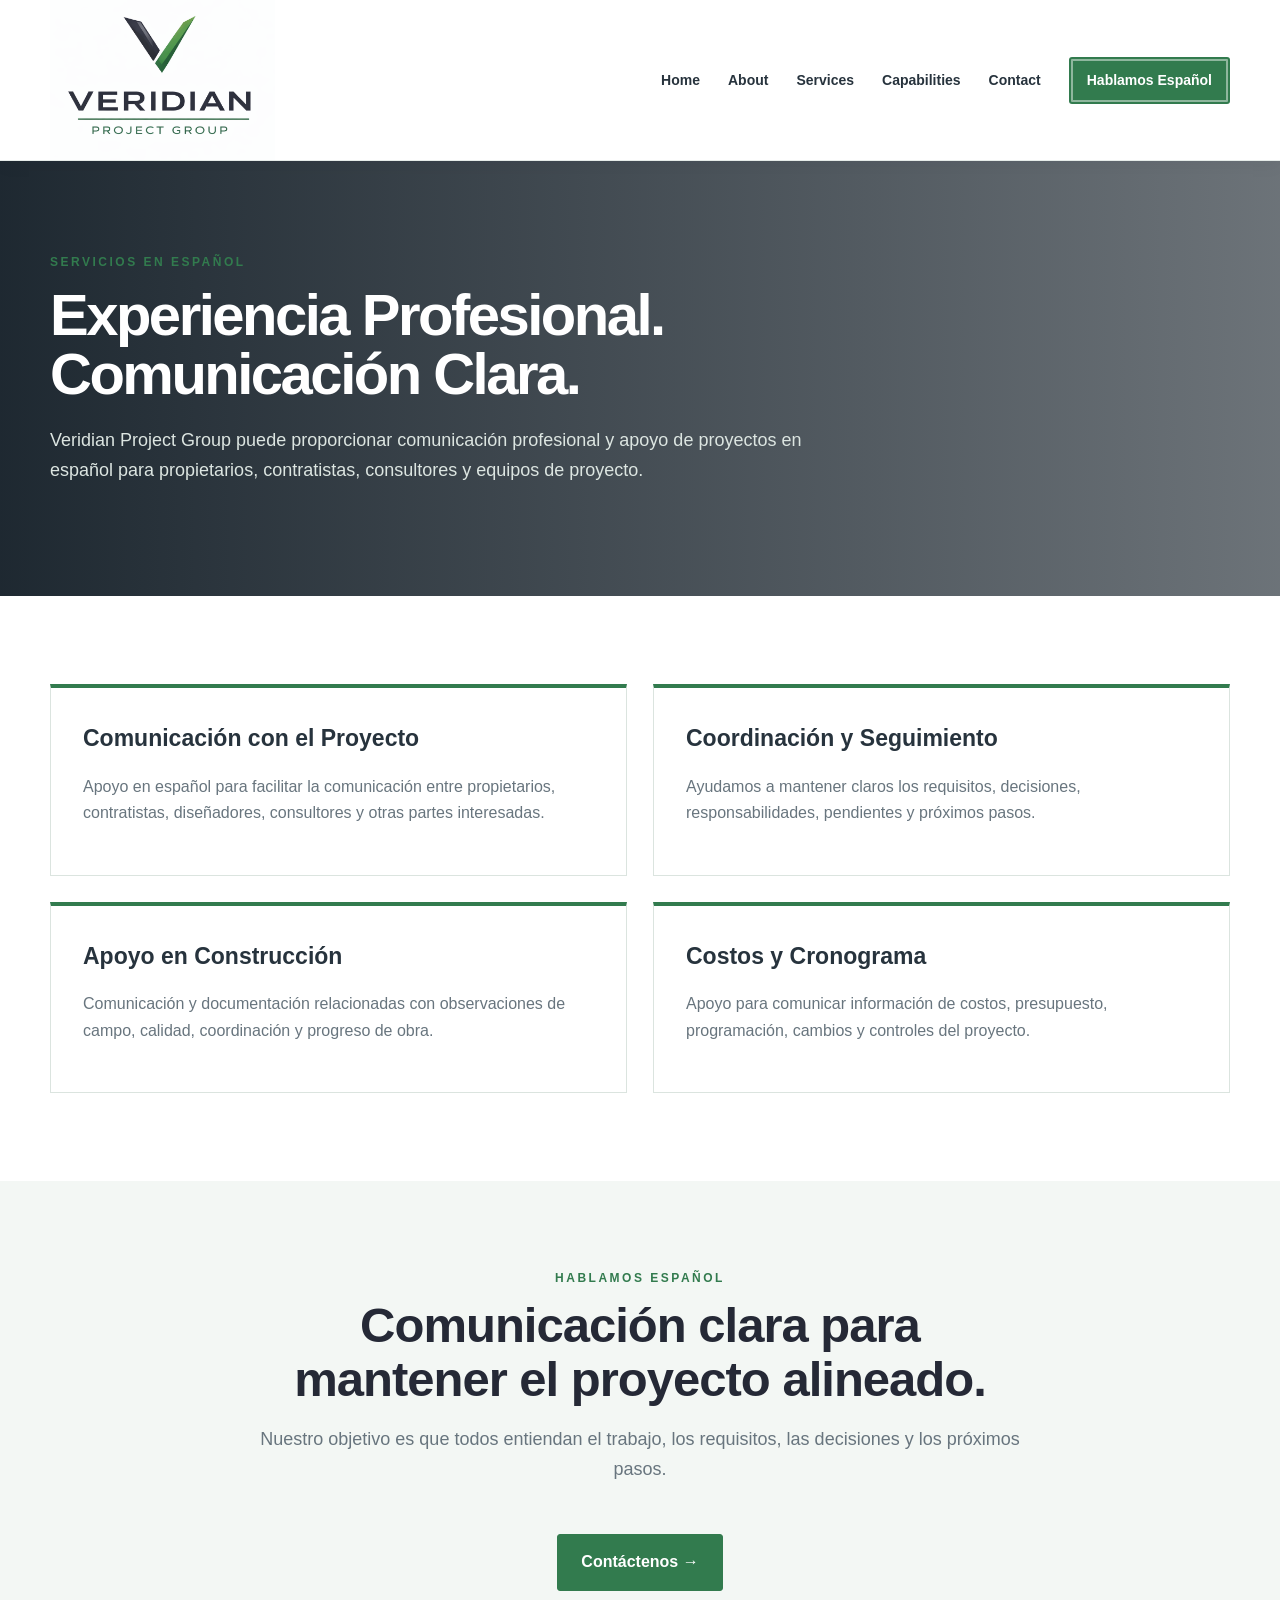
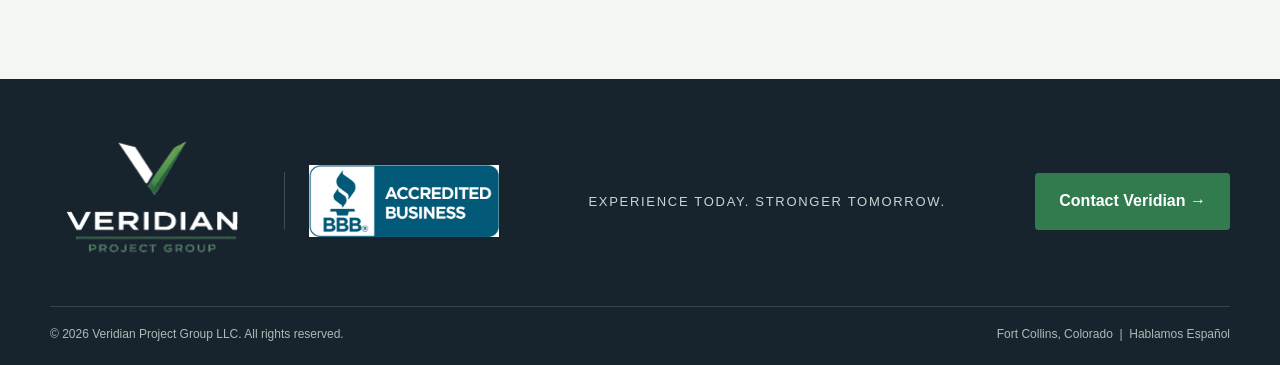
<file: spanish.html>
<!doctype html><html lang="es"><head><meta charset="utf-8"><meta name="viewport" content="width=device-width,initial-scale=1"><title>Servicios en Español | Veridian Project Group</title><meta name="description" content="Servicios profesionales de construcción y apoyo de proyectos en español por Veridian Project Group."><link rel="icon" href="assets/veridian-logo.png"><link rel="stylesheet" href="styles.css"></head><body>
<header class="header"><div class="container nav"><a class="brand" href="index.html"><img class="logo" src="assets/veridian-logo.png" alt="Veridian Project Group"></a><nav class="navlinks" aria-label="Navegación principal"><a href="index.html">Home</a><a href="about.html">About</a><a href="services.html">Services</a><a href="experience.html">Capabilities</a><a href="contact.html">Contact</a><a class="spanish-btn active-es" href="spanish.html">Hablamos Español</a></nav><button class="mobile" type="button" aria-label="Abrir menú" aria-expanded="false" aria-controls="mobile-menu">☰</button></div><div id="mobile-menu" class="mobile-menu"><div class="container"><a href="index.html">Home</a><a href="about.html">About</a><a href="services.html">Services</a><a href="experience.html">Capabilities</a><a href="contact.html">Contact</a><a class="spanish-btn" href="spanish.html">Hablamos Español</a></div></div></header>
<main><section class="page-hero"><div class="container"><div class="kicker">Servicios en Español</div><h1>Experiencia Profesional.<br>Comunicación Clara.</h1><p>Veridian Project Group puede proporcionar comunicación profesional y apoyo de proyectos en español para propietarios, contratistas, consultores y equipos de proyecto.</p></div></section><section class="section"><div class="container"><div class="content-grid"><div class="content-card"><h3>Comunicación con el Proyecto</h3><p>Apoyo en español para facilitar la comunicación entre propietarios, contratistas, diseñadores, consultores y otras partes interesadas.</p></div><div class="content-card"><h3>Coordinación y Seguimiento</h3><p>Ayudamos a mantener claros los requisitos, decisiones, responsabilidades, pendientes y próximos pasos.</p></div><div class="content-card"><h3>Apoyo en Construcción</h3><p>Comunicación y documentación relacionadas con observaciones de campo, calidad, coordinación y progreso de obra.</p></div><div class="content-card"><h3>Costos y Cronograma</h3><p>Apoyo para comunicar información de costos, presupuesto, programación, cambios y controles del proyecto.</p></div></div></div></section><section class="section mist"><div class="container center"><div class="section-head"><div class="kicker">Hablamos Español</div><h2>Comunicación clara para mantener el proyecto alineado.</h2><p class="lead">Nuestro objetivo es que todos entiendan el trabajo, los requisitos, las decisiones y los próximos pasos.</p></div><a class="btn green" href="contact.html">Contáctenos →</a></div></section></main><footer class="footer"><div class="container"><div class="footer-top"><div class="footer-brands"><img class="footer-logo" src="assets/veridian-logo-footer.png" alt="Veridian Project Group"><span class="footer-divider" aria-hidden="true"></span><a class="bbb-link" href="https://www.bbb.org/us/co/fort-collins/profile/construction-management/veridian-project-group-llc-0805-46154635" target="_blank" rel="noopener noreferrer" aria-label="Veridian Project Group LLC BBB Business Profile"><img class="bbb-logo" src="assets/bbb-accredited-business.png" alt="BBB Accredited Business"></a></div><div class="tagline">Experience today. Stronger tomorrow.</div><a class="btn green" href="contact.html">Contact Veridian →</a></div><div class="footer-bottom"><span>© 2026 Veridian Project Group LLC. All rights reserved.</span><span>Fort Collins, Colorado &nbsp;|&nbsp; Hablamos Español</span></div></div></footer><script src="script.js"></script></body></html>
</file>
<file: styles.css>
:root{--ink:#252936;--deep:#17232d;--green:#327b4e;--lime:#67a94e;--mist:#f3f7f4;--line:#dbe4df;--text:#27333d;--muted:#68757e;--white:#fff;--max:1180px}
*{box-sizing:border-box}html{scroll-behavior:smooth}body{margin:0;font-family:Inter,Segoe UI,Arial,sans-serif;color:var(--text);line-height:1.65}a{text-decoration:none;color:inherit}.container{width:min(var(--max),calc(100% - 42px));margin:auto}
.header{position:sticky;top:0;z-index:30;background:#fff;border-bottom:1px solid #e6ece9}.nav{min-height:86px;display:flex;align-items:center;justify-content:space-between;gap:30px}.logo{width:225px}.navlinks{display:flex;align-items:center;gap:28px;font-size:14px;font-weight:700}.navlinks a{padding:31px 0;position:relative}.navlinks a:hover{color:var(--green)}.navlinks .active{color:var(--green)}.navlinks .active:after{content:"";position:absolute;left:0;right:0;bottom:21px;height:3px;background:var(--green)}.spanish-btn{background:var(--green);color:#fff!important;padding:12px 18px!important;border-radius:3px}.spanish-btn:hover{background:var(--lime)}.mobile{display:none;border:0;background:none;font-size:27px;color:var(--ink)}
.hero{min-height:625px;display:flex;align-items:center;background:linear-gradient(90deg,rgba(18,29,38,.94),rgba(18,29,38,.78) 43%,rgba(18,29,38,.25)),url("https://images.unsplash.com/photo-1541888946425-d81bb19240f5?auto=format&fit=crop&w=2100&q=85") center/cover;color:#fff}.hero-copy{max-width:760px;padding:95px 0}.eyebrow,.kicker{text-transform:uppercase;letter-spacing:2.5px;font-size:12px;font-weight:850;color:var(--lime)}h1{font-size:clamp(48px,6.4vw,78px);line-height:1.01;letter-spacing:-2.5px;margin:13px 0 23px}.hero p{max-width:690px;font-size:19px;color:#eaf1ed}.buttons{display:flex;gap:14px;flex-wrap:wrap;margin-top:32px}.btn{display:inline-flex;align-items:center;justify-content:center;padding:14px 23px;border-radius:3px;border:1px solid var(--green);font-weight:800}.btn.green{background:var(--green);color:#fff}.btn.green:hover{background:var(--lime)}.btn.light{border-color:#fff;color:#fff}.btn.light:hover{background:#fff;color:var(--ink)}
.section{padding:88px 0}.section.mist{background:var(--mist)}.center{text-align:center}.section-head{max-width:780px;margin:0 auto 50px}.kicker{color:var(--green)}h2{color:var(--ink);font-size:clamp(34px,4.3vw,49px);line-height:1.1;letter-spacing:-1px;margin:10px 0 17px}.lead{color:var(--muted);font-size:18px}.services{display:grid;grid-template-columns:repeat(4,1fr);gap:0}.service{padding:10px 28px 12px;border-right:1px solid var(--line);text-align:left}.service:first-child{padding-left:0}.service:last-child{border-right:0}.service-icon{width:64px;height:64px;border-radius:50%;background:var(--green);color:#fff;display:grid;place-items:center;font-weight:900;font-size:20px;margin-bottom:22px}.service h3{font-size:21px;line-height:1.15;margin:0 0 10px}.service p{font-size:15px;color:var(--muted)}.learn{font-size:14px;font-weight:850;color:var(--green)}
.band{display:grid;grid-template-columns:1fr 1fr}.band-copy{padding:82px max(42px,calc((100vw - var(--max))/2)) 82px 42px;background:var(--deep);color:#fff}.band-copy h2{color:#fff}.band-copy p{max-width:570px;color:#d9e3df}.band-img{min-height:470px;background:url("https://images.unsplash.com/photo-1504307651254-35680f356dfd?auto=format&fit=crop&w=1500&q=85") center/cover}.value-points{display:flex;flex-wrap:wrap;gap:12px 26px;margin:24px 0 5px}.value-points span{text-transform:uppercase;letter-spacing:1.3px;font-size:12px;font-weight:850;color:#fff;white-space:nowrap} .facts{display:flex;gap:36px;flex-wrap:wrap;margin:30px 0 5px}.fact strong{display:block;font-size:34px;color:#a5d86e;line-height:1}.fact span{display:block;font-size:12px;text-transform:uppercase;letter-spacing:1.5px;color:#c9d4d0;margin-top:6px}
.process{display:grid;grid-template-columns:repeat(5,1fr);gap:18px}.step{padding:25px;border-top:3px solid var(--green);background:#fff}.step b{font-size:12px;color:var(--green);letter-spacing:1.5px}.step h3{font-size:19px;margin:10px 0 7px}.step p{font-size:14px;color:var(--muted)}
.projects{display:grid;grid-template-columns:repeat(3,1fr);gap:24px}.project{min-height:330px;padding:28px;display:flex;flex-direction:column;justify-content:flex-end;color:#fff;background:linear-gradient(0deg,rgba(17,27,35,.92),rgba(17,27,35,.12)),url("https://images.unsplash.com/photo-1486406146926-c627a92ad1ab?auto=format&fit=crop&w=1000&q=80") center/cover}.project:nth-child(2){background-image:linear-gradient(0deg,rgba(17,27,35,.92),rgba(17,27,35,.12)),url("https://images.unsplash.com/photo-1511818966892-d7d671e672a2?auto=format&fit=crop&w=1000&q=80")}.project:nth-child(3){background-image:linear-gradient(0deg,rgba(17,27,35,.92),rgba(17,27,35,.12)),url("https://images.unsplash.com/photo-1541971875076-8f970d573be6?auto=format&fit=crop&w=1000&q=80")}.project:nth-child(4){background-image:linear-gradient(0deg,rgba(17,27,35,.92),rgba(17,27,35,.12)),url("https://images.unsplash.com/photo-1503387762-592deb58ef4e?auto=format&fit=crop&w=1000&q=80")}.project:nth-child(5){background-image:linear-gradient(0deg,rgba(17,27,35,.92),rgba(17,27,35,.12)),url("https://images.unsplash.com/photo-1531835551805-16d864c8d311?auto=format&fit=crop&w=1000&q=80")}.project:nth-child(6){background-image:linear-gradient(0deg,rgba(17,27,35,.92),rgba(17,27,35,.12)),url("https://images.unsplash.com/photo-1473448912268-2022ce9509d8?auto=format&fit=crop&w=1000&q=80")}.project .type{text-transform:uppercase;letter-spacing:1.5px;font-size:11px;color:#a9d973}.project h3{font-size:21px;line-height:1.15;margin:7px 0}.project p{font-size:13px;margin:0;color:#e0e8e4}
.spanish{display:grid;grid-template-columns:1fr 1fr}.spanish-img{min-height:410px;background:linear-gradient(0deg,rgba(19,31,40,.4),rgba(19,31,40,.05)),url("https://images.unsplash.com/photo-1454165804606-c3d57bc86b40?auto=format&fit=crop&w=1500&q=85") center/cover}.spanish-copy{padding:72px 8%}.spanish-copy p{color:var(--muted)}
.cta{padding:70px 0;background:linear-gradient(105deg,var(--green),var(--lime));color:#fff}.cta-inner{display:flex;align-items:center;justify-content:space-between;gap:30px}.cta h2{color:#fff;margin:0;max-width:700px}.footer{background:var(--deep);color:#fff;padding:48px 0 20px}.footer-top{display:flex;justify-content:space-between;align-items:center;gap:30px}.footer-brands{display:flex;align-items:center;gap:24px;min-width:0}.footer-logo{width:210px;height:auto;display:block}.footer-divider{width:1px;height:58px;background:rgba(255,255,255,.18);display:block;flex:0 0 1px}.bbb-link{display:block;line-height:0}.bbb-logo{width:190px;height:auto;display:block;transition:transform .2s ease,opacity .2s ease}.bbb-link:hover .bbb-logo{transform:translateY(-2px);opacity:.92}.tagline{text-transform:uppercase;letter-spacing:1.7px;font-size:13px;color:#cbd6d2}.footer-bottom{display:flex;justify-content:space-between;border-top:1px solid rgba(255,255,255,.15);margin-top:30px;padding-top:18px;color:#aebbb7;font-size:12px}
.page-hero{padding:92px 0;background:linear-gradient(90deg,rgba(18,29,38,.95),rgba(18,29,38,.62)),url("https://images.unsplash.com/photo-1503387762-592deb58ef4e?auto=format&fit=crop&w=2000&q=85") center/cover;color:#fff}.page-hero h1{font-size:58px}.page-hero p{max-width:760px;color:#dce5e1;font-size:18px}
.content-grid{display:grid;grid-template-columns:1fr 1fr;gap:26px}.content-card{padding:32px;border:1px solid var(--line);border-top:4px solid var(--green);background:#fff}.content-card h3{font-size:23px;margin:0 0 10px}.content-card p{color:var(--muted)}.contact-grid{display:grid;grid-template-columns:1fr 1fr;gap:60px}.contact-form{display:grid;gap:14px}.contact-form input,.contact-form textarea{font:inherit;padding:14px;border:1px solid #cdd8d3;border-radius:3px}.contact-form textarea{min-height:150px}
@media(max-width:920px){.footer-logo{width:190px}.bbb-logo{width:175px}}@media(max-width:920px){.navlinks{display:none}.mobile{display:block}.services{grid-template-columns:1fr 1fr}.service{border-bottom:1px solid var(--line);padding:28px 18px}.service:first-child{padding-left:18px}.service:nth-child(2){border-right:0}.band,.spanish,.contact-grid{grid-template-columns:1fr}.band-copy{padding:65px 25px}.band-img,.spanish-img{min-height:320px}.process{grid-template-columns:1fr 1fr}.projects{grid-template-columns:1fr 1fr}.footer-top,.footer-bottom{flex-direction:column;align-items:flex-start}.footer-brands{width:100%;flex-wrap:wrap}.footer-divider{height:48px}}
@media(max-width:600px){.container{width:calc(100% - 28px)}.logo{width:185px}.nav{min-height:72px}.hero{min-height:650px}.hero-copy{padding:65px 0}h1{font-size:48px}.section{padding:65px 0}.services,.process,.projects,.content-grid{grid-template-columns:1fr}.service{padding:25px 0}.service:first-child{padding-left:0}.page-hero h1{font-size:43px}.facts{gap:22px}}

/* V4 header and responsive navigation refinements */
.brand{display:flex;align-items:center;flex:0 0 auto}.header{position:relative;z-index:100}.mobile-menu{display:none;background:#fff;border-top:1px solid var(--line);box-shadow:0 8px 18px rgba(23,35,45,.08)}.mobile-menu .container{display:flex;flex-direction:column;padding:10px 0 16px}.mobile-menu a{padding:11px 0;font-weight:800}.mobile-menu .spanish-btn{display:inline-flex;width:max-content;color:#fff!important;padding:11px 16px!important;margin-top:5px}.active-es{outline:2px solid rgba(255,255,255,.45);outline-offset:-4px}
@media(max-width:760px){.navlinks{display:none}.mobile{display:block}.mobile-menu.open{display:block}}
@media(min-width:761px){.mobile{display:none}.navlinks{display:flex}}
@media(max-width:600px){.nav{min-height:74px}.logo{width:185px}}


/* V5 visual refinement — premium consulting presentation */
.header{box-shadow:0 3px 18px rgba(23,35,45,.05)}
.hero-badge{display:inline-flex;align-items:center;padding:7px 11px;border-left:3px solid var(--lime);background:rgba(0,0,0,.22);color:#e7f1ec;font-size:11px;font-weight:850;letter-spacing:1.7px;text-transform:uppercase;margin-bottom:16px}
.hero-copy{max-width:790px}.hero p{max-width:720px;line-height:1.7}.buttons .btn{transition:transform .2s ease,background .2s ease,box-shadow .2s ease}.buttons .btn:hover{transform:translateY(-2px);box-shadow:0 8px 20px rgba(0,0,0,.12)}
.trust-row{background:#fff;border-bottom:1px solid var(--line)}.trust-row .container{display:grid;grid-template-columns:repeat(4,1fr)}.trust-item{padding:22px 24px;border-right:1px solid var(--line)}.trust-item:first-child{padding-left:0}.trust-item:last-child{border-right:0}.trust-item strong{display:block;color:var(--ink);font-size:12px;letter-spacing:1.4px}.trust-item span{display:block;color:var(--muted);font-size:13px;margin-top:3px}
.service{transition:transform .2s ease}.service:hover{transform:translateY(-3px)}.service-icon{box-shadow:0 6px 14px rgba(50,123,78,.14)}
.service-note{margin-top:34px;padding:25px 28px;background:var(--mist);border-left:4px solid var(--green);display:flex;align-items:center;justify-content:space-between;gap:25px;text-align:left}.service-note-label{display:block;text-transform:uppercase;letter-spacing:1.6px;color:var(--green);font-size:11px;font-weight:850;margin-bottom:4px}.service-note strong{font-size:20px;color:var(--ink)}.service-note p{margin:5px 0 0;color:var(--muted);font-size:14px}
.value-grid{display:grid;grid-template-columns:repeat(3,1fr);gap:20px}.value-card{background:#fff;border:1px solid var(--line);padding:30px;border-top:3px solid var(--green);box-shadow:0 8px 24px rgba(23,35,45,.05)}.value-card span{font-size:12px;font-weight:900;letter-spacing:1.5px;color:var(--green)}.value-card h3{font-size:22px;margin:10px 0 8px}.value-card p{color:var(--muted);margin:0}
.service-intro{display:grid;grid-template-columns:1fr 1fr;gap:60px;align-items:end;margin-bottom:48px;padding-bottom:35px;border-bottom:1px solid var(--line)}.service-intro h2{margin-bottom:0}.service-intro>p{color:var(--muted);font-size:17px;margin:0}
.lifecycle{background:var(--deep);color:#fff}.lifecycle h2{color:#fff}.lifecycle .lead{color:#cbd7d3}.lifecycle-grid{display:grid;grid-template-columns:repeat(5,1fr);border-top:1px solid rgba(255,255,255,.18);border-bottom:1px solid rgba(255,255,255,.18)}.lifecycle-grid>div{padding:25px 20px;border-right:1px solid rgba(255,255,255,.14)}.lifecycle-grid>div:last-child{border-right:0}.lifecycle-grid b{display:block;color:#a5d86e;font-size:11px;letter-spacing:1.5px}.lifecycle-grid strong{display:block;font-size:19px;margin:7px 0 3px}.lifecycle-grid span{font-size:12px;color:#c5d0cc}
.contact-details{display:grid;gap:12px;margin:28px 0}.contact-details div{padding:14px 16px;background:var(--mist);border-left:3px solid var(--green)}.contact-details span{display:block;text-transform:uppercase;letter-spacing:1.4px;font-size:10px;font-weight:850;color:var(--green)}.contact-details a,.contact-details strong{display:block;color:var(--ink);font-size:16px;margin-top:2px}.contact-form label{font-size:12px;font-weight:850;color:var(--ink)}.contact-form input,.contact-form textarea{display:block;width:100%;margin-top:6px}.contact-form button{cursor:pointer;font:inherit}
.btn:focus-visible,.navlinks a:focus-visible,.mobile:focus-visible,.contact-form input:focus-visible,.contact-form textarea:focus-visible{outline:3px solid rgba(103,169,78,.35);outline-offset:3px}
@media(max-width:920px){.trust-row .container{grid-template-columns:1fr 1fr}.trust-item:nth-child(2){border-right:0}.trust-item{border-bottom:1px solid var(--line)}.service-note{align-items:flex-start}.value-grid,.service-intro{grid-template-columns:1fr}.service-intro{gap:18px}.lifecycle-grid{grid-template-columns:1fr 1fr}.lifecycle-grid>div:nth-child(2n){border-right:0}.lifecycle-grid>div{border-bottom:1px solid rgba(255,255,255,.14)}}
@media(max-width:600px){.hero-badge{font-size:9px;letter-spacing:1.2px}.trust-row .container{grid-template-columns:1fr}.trust-item,.trust-item:first-child{padding:16px 0;border-right:0}.trust-item:last-child{border-bottom:0}.service-note{flex-direction:column;padding:22px}.lifecycle-grid{grid-template-columns:1fr}.lifecycle-grid>div{border-right:0}.lifecycle-grid>div:last-child{border-bottom:0}.value-grid{gap:14px}}
@media(prefers-reduced-motion:reduce){html{scroll-behavior:auto}.buttons .btn,.service{transition:none}}

/* V7 specialized advisory sections */
.advisory-strip{padding-top:78px;padding-bottom:78px}.advisory-grid{display:grid;grid-template-columns:repeat(4,1fr);gap:0;border-top:1px solid var(--line);border-bottom:1px solid var(--line)}.advisory-grid>div{padding:28px 26px;border-right:1px solid var(--line)}.advisory-grid>div:first-child{padding-left:0}.advisory-grid>div:last-child{border-right:0;padding-right:0}.advisory-grid span{display:block;color:var(--green);font-weight:900;font-size:12px;letter-spacing:1.5px;margin-bottom:12px}.advisory-grid h3{font-size:22px;margin:0 0 8px}.advisory-grid p{color:var(--muted);font-size:15px;margin:0}.sector-grid{display:grid;grid-template-columns:repeat(5,1fr);gap:12px}.sector-grid>div{padding:18px 14px;border:1px solid var(--line);background:#fff;text-align:center;font-size:14px;font-weight:800;color:var(--ink)}
@media(max-width:920px){.advisory-grid{grid-template-columns:1fr 1fr}.advisory-grid>div:nth-child(2){border-right:0}.advisory-grid>div:nth-child(3),.advisory-grid>div:nth-child(4){border-top:1px solid var(--line)}.advisory-grid>div:nth-child(3){padding-left:0}.advisory-grid>div:nth-child(4){padding-right:0}.sector-grid{grid-template-columns:1fr 1fr}.sector-grid>div:last-child{grid-column:1/-1}}
@media(max-width:600px){.advisory-grid{grid-template-columns:1fr}.advisory-grid>div,.advisory-grid>div:first-child,.advisory-grid>div:last-child{border-right:0;border-bottom:1px solid var(--line);padding:24px 0}.advisory-grid>div:last-child{border-bottom:0}.advisory-grid>div:nth-child(3),.advisory-grid>div:nth-child(4){border-top:0}.sector-grid{grid-template-columns:1fr}.sector-grid>div:last-child{grid-column:auto}}
</file>
